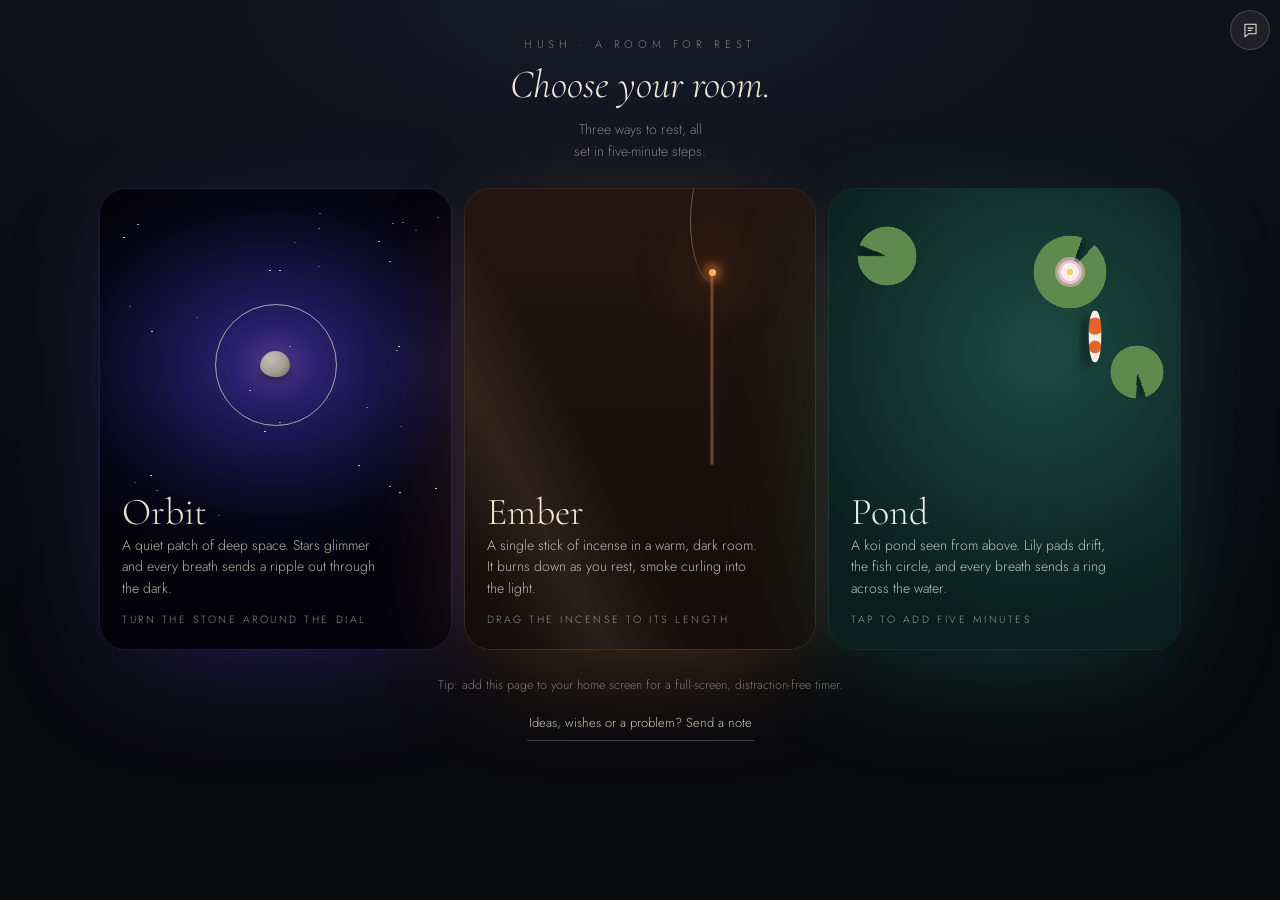
<file: index.html>
<!doctype html>
<html lang="en">
<head>
  <meta charset="utf-8">
  <meta name="viewport" content="width=device-width, initial-scale=1, viewport-fit=cover">
  <meta name="theme-color" content="#0a0c12">
  <meta name="mobile-web-app-capable" content="yes">
  <meta name="apple-mobile-web-app-capable" content="yes">
  <meta name="apple-mobile-web-app-status-bar-style" content="black-translucent">
  <meta name="apple-mobile-web-app-title" content="Hush">
  <meta name="description" content="Hush — a room for rest. Three breath-led meditation timers.">
  <title>Hush · a room for rest</title>
  <link rel="manifest" href="manifest.webmanifest">
  <link rel="icon" href="icon.svg" type="image/svg+xml">
  <link rel="preconnect" href="https://fonts.googleapis.com">
  <link rel="preconnect" href="https://fonts.gstatic.com" crossorigin>
  <link href="https://fonts.googleapis.com/css2?family=Cormorant+Garamond:ital,wght@0,300;0,400;1,300;1,400&family=Jost:wght@300;400;500&display=swap" rel="stylesheet">
  <style>
    :root {
      --serif: 'Cormorant Garamond', Georgia, serif;
      --sans: 'Jost', system-ui, -apple-system, sans-serif;
      --ink: #efe6d8;
      --ink-faint: rgba(239, 230, 216, 0.5);
    }
    * { box-sizing: border-box; }
    html, body { margin: 0; min-height: 100%; background: #0a0c12; color: var(--ink); }
    html { background: radial-gradient(120% 75% at 50% 0%, #161a28 0%, #0c0e15 55%, #08090d 100%) fixed #0a0c12; }
    body {
      font-family: var(--sans);
      font-weight: 300;
      -webkit-font-smoothing: antialiased;
      background: transparent;
      padding: calc(env(safe-area-inset-top) + 36px) 16px calc(env(safe-area-inset-bottom) + 28px);
    }
    header { text-align: center; margin: 0 auto 26px; max-width: 520px; }
    .eyebrow { margin: 0 0 10px; font-size: 11px; letter-spacing: 0.42em; text-transform: uppercase; color: var(--ink-faint); }
    .eyebrow .tag { white-space: nowrap; }
    h1 { margin: 0; font: italic 300 clamp(28px, 8vw, 40px)/1.1 var(--serif); }
    header p.sub { margin: 12px auto 0; max-width: 32ch; font-size: 14px; line-height: 1.6; color: var(--ink-faint); text-wrap: balance; }

    .designs {
      display: grid;
      gap: 14px;
      max-width: 1080px;
      margin: 0 auto;
      grid-template-columns: 1fr;
    }
    @media (min-width: 760px) { .designs { grid-template-columns: repeat(3, 1fr); } }

    .card {
      position: relative;
      display: flex;
      flex-direction: column;
      justify-content: flex-end;
      min-height: 230px;
      padding: 22px;
      border-radius: 26px;
      overflow: hidden;
      text-decoration: none;
      color: var(--c-ink);
      isolation: isolate;
      transition: transform 0.4s ease;
    }
    @media (min-width: 760px) { .card { min-height: 460px; } }
    .card:active { transform: scale(0.98); }
    .card:focus-visible { outline: 2px solid var(--ink); outline-offset: 3px; }
    .card .art { position: absolute; inset: 0; z-index: -1; }
    .card h2 { margin: 0 0 4px; font: 300 38px/1 var(--serif); }
    .card p { margin: 0; font-size: 14px; line-height: 1.55; opacity: 0.78; max-width: 34ch; }
    .card .how { margin-top: 12px; font-size: 10.5px; letter-spacing: 0.24em; text-transform: uppercase; opacity: 0.6; }

    /* Lanterns: each room glows in its own colour on a quiet midnight, the glows breathing slowly out of step */
    .card { box-shadow: 0 0 0 1px rgba(var(--glow), .14), 0 30px 120px -24px rgba(var(--glow), .3); animation: lantern 10s ease-in-out infinite alternate; }
    .orbit { --glow: 104, 80, 240; }
    .ember { --glow: 240, 150, 70; animation-delay: -3.3s; }
    .pond { --glow: 50, 180, 145; animation-delay: -6.6s; }
    @keyframes lantern {
      from { box-shadow: 0 0 0 1px rgba(var(--glow), .12), 0 26px 90px -30px rgba(var(--glow), .22); }
      to { box-shadow: 0 0 0 1px rgba(var(--glow), .22), 0 34px 150px -16px rgba(var(--glow), .5); }
    }

    /* Orbit */
    .orbit { --c-ink: #eadfcb; background: radial-gradient(75% 45% at 50% 38%, #3b2a8a 0%, #1a1650 35%, #070618 75%, #04030c 100%); }
    .orbit .art::before, .orbit .art::after {
      content: ''; position: absolute; left: 50%; top: 38%;
      width: 120px; height: 120px; margin: -60px 0 0 -60px;
      border-radius: 50%; border: 1px solid rgba(234, 223, 203, 0.4);
      animation: ripple 6s ease-out infinite;
    }
    .orbit .art::after { animation-delay: 3s; }
    .orbit .stars {
      position: absolute; left: 0; top: 0; width: 1.5px; height: 1.5px; border-radius: 50%;
      box-shadow: 169px 81px rgba(255,255,255,.9), 337px 28px rgba(255,255,255,.35), 278px 52px rgba(255,255,255,.7), 302px 33px rgba(255,255,255,.5), 23px 48px rgba(255,255,255,.9), 218px 39px rgba(255,255,255,.5), 50px 286px rgba(255,255,255,.9), 34px 293px rgba(255,255,255,.35), 118px 326px rgba(255,255,255,.35), 299px 303px rgba(255,255,255,.9), 29px 117px rgba(255,255,255,.35), 289px 72px rgba(255,255,255,.7), 218px 77px rgba(255,255,255,.35), 296px 161px rgba(255,255,255,.5), 56px 301px rgba(255,255,255,.5), 194px 53px rgba(255,255,255,.35), 292px 34px rgba(255,255,255,.5), 258px 276px rgba(255,255,255,.9), 164px 242px rgba(255,255,255,.9), 189px 157px rgba(255,255,255,.5), 96px 128px rgba(255,255,255,.35), 298px 157px rgba(255,255,255,.9), 179px 233px rgba(255,255,255,.7), 315px 41px rgba(255,255,255,.35), 266px 218px rgba(255,255,255,.5), 179px 81px rgba(255,255,255,.9), 219px 24px rgba(255,255,255,.35), 289px 297px rgba(255,255,255,.7), 178px 183px rgba(255,255,255,.9), 300px 237px rgba(255,255,255,.35), 51px 142px rgba(255,255,255,.9), 37px 35px rgba(255,255,255,.7), 335px 299px rgba(255,255,255,.9), 149px 201px rgba(255,255,255,.7);
      animation: twinkle 5s ease-in-out infinite alternate;
    }
    @keyframes twinkle { to { opacity: 0.55; } }
    .orbit .stone {
      position: absolute; left: 50%; top: 38%; width: 30px; height: 26px; margin: -13px 0 0 -15px;
      border-radius: 52% 48% 46% 54% / 58% 56% 44% 42%;
      background: radial-gradient(circle at 36% 30%, #c1bdb6, #a49e93 55%, #6b6760);
      box-shadow: 0 4px 10px rgba(0, 0, 0, 0.4), 0 0 30px rgba(242, 197, 138, 0.35);
    }
    @keyframes ripple { from { transform: scale(0.3); opacity: 0.9; } to { transform: scale(3.2); opacity: 0; } }

    /* Ember */
    .ember { --c-ink: #f1e2cc; background: linear-gradient(180deg, #24160f 0%, #140d0b 100%); }
    .ember .beam {
      position: absolute; left: -10%; top: -20%; width: 45%; height: 160%;
      background: linear-gradient(90deg, transparent, rgba(255, 214, 160, 0.09), transparent);
      transform: rotate(-28deg);
    }
    .ember .stick {
      position: absolute; left: 70%; top: 18%; width: 4px; height: 42%;
      background: linear-gradient(90deg, #3a241a, #7a4e35, #2e1c15); border-radius: 2px;
    }
    .ember .stick::before {
      content: ''; position: absolute; left: 50%; top: -3px; width: 7px; height: 7px; margin-left: -3.5px;
      border-radius: 50%; background: #ffb066;
      box-shadow: 0 0 12px 4px rgba(255, 138, 61, 0.7), 0 0 60px 20px rgba(232, 130, 60, 0.18);
      animation: flicker 2.4s ease-in-out infinite;
    }
    .ember .smoke {
      position: absolute; left: calc(70% - 20px); top: -6%; width: 44px; height: 26%;
      border-left: 1.2px solid rgba(226, 214, 200, 0.35); border-radius: 50%;
      animation: curl 7s ease-in-out infinite alternate;
    }
    @keyframes flicker { 50% { opacity: 0.75; } }
    @keyframes curl { to { transform: translateX(10px) skewX(12deg); opacity: 0.6; } }

    /* Pond */
    .pond { --c-ink: #e8efe4; background: radial-gradient(90% 70% at 60% 35%, #1d4a42 0%, #0a1f1d 85%); }
    .pond .pad {
      position: absolute; width: 74px; aspect-ratio: 1; border-radius: 50%;
      background: conic-gradient(from 20deg, transparent 0 22deg, #5f8a4e 22deg 360deg);
      -webkit-mask: radial-gradient(circle, #000 69%, transparent 70%); mask: radial-gradient(circle, #000 69%, transparent 70%);
      filter: drop-shadow(3px 5px 4px rgba(2, 12, 10, 0.5));
    }
    .pond .pad:nth-of-type(1) { left: 58%; top: 10%; }
    .pond .pad:nth-of-type(2) { left: 80%; top: 34%; width: 54px; transform: rotate(140deg); }
    .pond .pad:nth-of-type(3) { left: 8%; top: 8%; width: 60px; transform: rotate(250deg); }
    .pond .lotus {
      position: absolute; left: calc(58% + 25px); top: calc(10% + 25px); width: 24px; height: 24px; border-radius: 50%;
      background: radial-gradient(circle, #f2cf63 0 18%, #fbeef0 20% 52%, #efc1cb 54% 100%);
      box-shadow: 0 0 0 3px rgba(239, 193, 203, 0.55);
    }
    .pond .swim { position: absolute; left: 50%; top: 32%; width: 0; height: 0; animation: swim 26s linear infinite; }
    .pond .koi {
      position: absolute; left: 64px; top: -6px; width: 52px; height: 13px; border-radius: 50% 60% 60% 50% / 50%;
      background: radial-gradient(circle at 30% 50%, #e2662c 0 22%, transparent 24%), radial-gradient(circle at 70% 50%, #e2662c 0 16%, transparent 18%), #f3ede4;
      transform: rotate(90deg);
      box-shadow: 6px 8px 6px rgba(2, 12, 10, 0.35);
    }
    @keyframes swim { to { transform: rotate(360deg); } }

    footer { margin: 26px auto 0; max-width: 520px; text-align: center; font-size: 12.5px; line-height: 1.7; color: var(--ink-faint); }
    .fb-open {
      display: inline-block; margin-top: 10px; padding: 6px 2px; font: inherit; font-size: 13px; color: var(--ink);
      background: none; border: 0; border-bottom: 1px solid rgba(239, 230, 216, 0.3); cursor: pointer; opacity: 0.85;
    }
    .fb-open:hover { opacity: 1; }

    .fb-open:focus-visible { outline: 2px solid var(--ink); outline-offset: 3px; }

    @media (prefers-reduced-motion: reduce) { *, *::before, *::after { animation: none !important; } }
  </style>
</head>
<body>
  <header>
    <p class="eyebrow">Hush<span class="sep"> · </span><span class="tag">a room for rest</span></p>
    <h1>Choose your room.</h1>
    <p class="sub">Three ways to rest, all set in five-minute steps.</p>
  </header>

  <nav class="designs" aria-label="Designs">
    <a class="card orbit" href="orbit/">
      <div class="art" aria-hidden="true"><span class="stars"></span><span class="stone"></span></div>
      <h2>Orbit</h2>
      <p>A quiet patch of deep space. Stars glimmer and every breath sends a ripple out through the dark.</p>
      <span class="how">Turn the stone around the dial</span>
    </a>
    <a class="card ember" href="ember/">
      <div class="art" aria-hidden="true"><span class="beam"></span><span class="smoke"></span><span class="stick"></span></div>
      <h2>Ember</h2>
      <p>A single stick of incense in a warm, dark room. It burns down as you rest, smoke curling into the light.</p>
      <span class="how">Drag the incense to its length</span>
    </a>
    <a class="card pond" href="pond/">
      <div class="art" aria-hidden="true"><span class="pad"></span><span class="pad"></span><span class="pad"></span><span class="lotus"></span><span class="swim"><i class="koi"></i></span></div>
      <h2>Pond</h2>
      <p>A koi pond seen from above. Lily pads drift, the fish circle, and every breath sends a ring across the water.</p>
      <span class="how">Tap to add five minutes</span>
    </a>
  </nav>

  <footer>
    Tip: add this page to your home screen for a full-screen, distraction-free timer.<br>
    <button type="button" class="fb-open" id="fb-open">Ideas, wishes or a problem? Send a note</button>
  </footer>

  <script src="shared/analytics.js" defer></script>
  <script src="shared/feedback.js" defer></script>
  <script>document.getElementById('fb-open').addEventListener('click', () => window.hushFeedback?.open());</script>
</body>
</html>
</file>
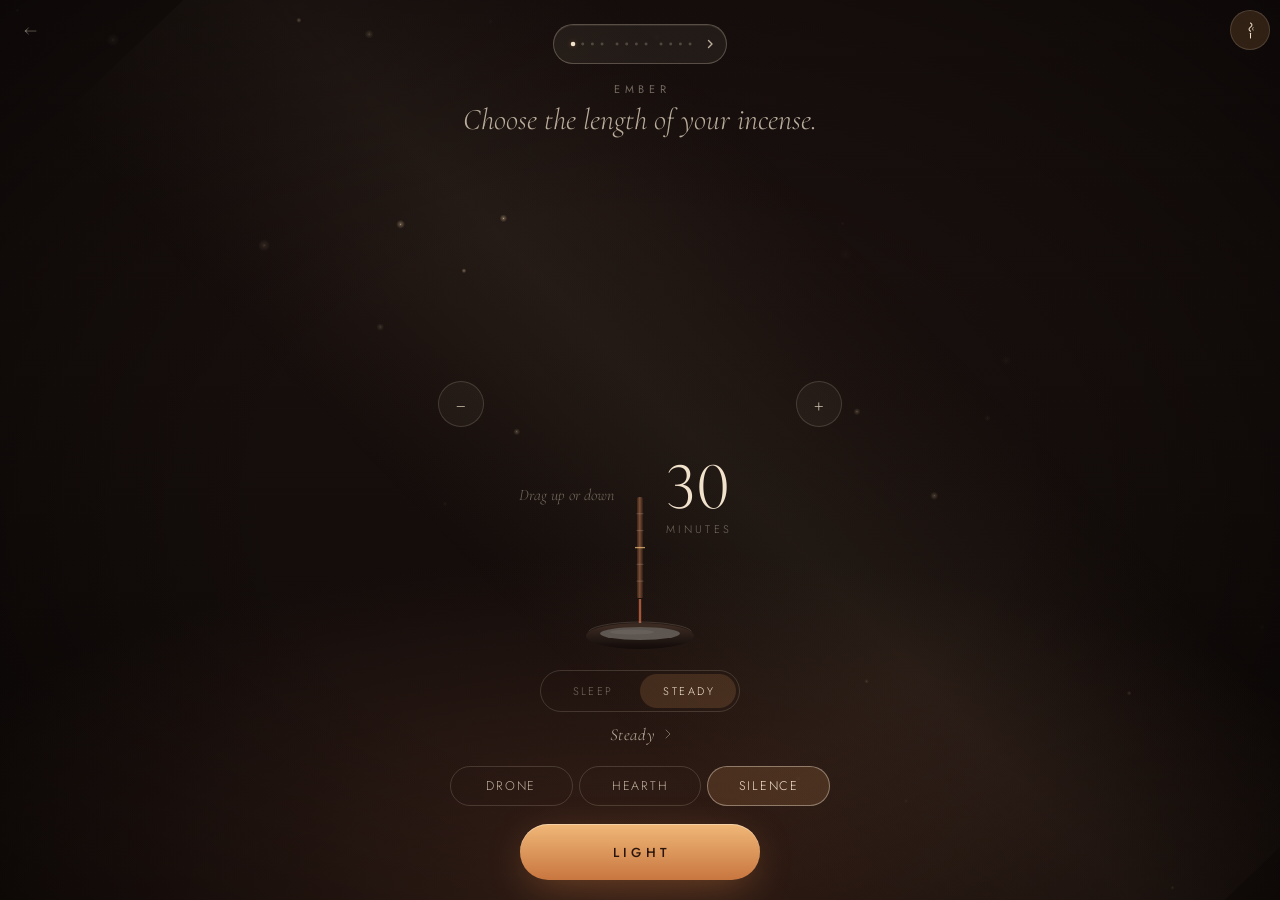
<file: ember/index.html>
<!doctype html>
<html lang="en">
<head>
  <meta charset="utf-8">
  <meta name="viewport" content="width=device-width, initial-scale=1, viewport-fit=cover">
  <meta name="theme-color" content="#140d0b">
  <meta name="mobile-web-app-capable" content="yes">
  <meta name="apple-mobile-web-app-capable" content="yes">
  <meta name="apple-mobile-web-app-status-bar-style" content="black-translucent">
  <meta name="apple-mobile-web-app-title" content="Ember">
  <meta name="description" content="An incense-stick rest timer.">
  <title>Ember · Hush</title>
  <link rel="manifest" href="../manifest.webmanifest">
  <link rel="icon" href="../icon.svg" type="image/svg+xml">
  <link rel="preconnect" href="https://fonts.googleapis.com">
  <link rel="preconnect" href="https://fonts.gstatic.com" crossorigin>
  <link href="https://fonts.googleapis.com/css2?family=Cormorant+Garamond:ital,wght@0,300;0,400;1,300;1,400&family=Jost:wght@300;400;500&display=swap" rel="stylesheet">
  <link rel="stylesheet" href="../shared/base.css">
  <link rel="stylesheet" href="ember.css">
</head>
<body>
  <canvas id="scene" aria-hidden="true"></canvas>
  <div class="vignette" aria-hidden="true"></div>

  <main id="app" data-state="setup">

    <section class="screen setup" aria-labelledby="setupTitle">
      <header class="intro">
        <p class="eyebrow">Ember</p>
        <h1 id="setupTitle">Choose the length of your incense.</h1>
      </header>

      <div class="stage" id="stage" role="slider" tabindex="0"
           aria-label="Session length" aria-valuemin="5" aria-valuemax="120"
           aria-valuenow="30" aria-valuetext="30 minutes">
        <div class="readout" id="readout">
          <span class="num" id="setNum">30</span>
          <span class="unit" id="setUnit">minutes</span>
        </div>
        <p class="stage-hint">Drag up or down</p>
        <button class="step minus" id="minus" type="button" aria-label="Five minutes less">&minus;</button>
        <button class="step plus" id="plus" type="button" aria-label="Five minutes more">+</button>
      </div>

      <div class="options">
        <div class="sounds" role="radiogroup" aria-label="Ambience">
          <button type="button" role="radio" data-sound="temple">Drone</button>
          <button type="button" role="radio" data-sound="hearth">Hearth</button>
          <button type="button" role="radio" data-sound="silence">Silence</button>
        </div>
        <button class="begin" id="begin" type="button">Light</button>
      </div>
    </section>

    <section class="screen session" aria-label="Session in progress">
      <p class="hint">Tap anywhere for controls</p>
      <div class="session-top">
        <div class="time" id="time" role="timer">30:00</div>
        <p class="breath" id="breath" aria-hidden="true">breathe in</p>
      </div>
      <div class="controls">
        <button class="ctrl" id="soundBtn" type="button" aria-pressed="true" aria-label="Ambience on">
          <svg class="i-on" viewBox="0 0 24 24" aria-hidden="true"><path d="M3 12c2-3 4-3 6 0s4 3 6 0 4-3 6 0"/><path d="M3 17c2-3 4-3 6 0s4 3 6 0 4-3 6 0" opacity=".5"/></svg>
          <svg class="i-off" viewBox="0 0 24 24" aria-hidden="true"><path d="M3 14h18" opacity=".6"/><path d="M5 5l14 14"/></svg>
          <span>Sound</span>
        </button>
        <button class="ctrl primary" id="pauseBtn" type="button" aria-label="Pause">
          <svg class="i-pause" viewBox="0 0 24 24" aria-hidden="true"><path d="M9 6v12M15 6v12"/></svg>
          <svg class="i-play" viewBox="0 0 24 24" aria-hidden="true"><path d="M8 5.5v13l11-6.5z"/></svg>
          <span id="pauseLabel">Pause</span>
        </button>
        <button class="ctrl" id="endBtn" type="button" aria-label="End session">
          <svg viewBox="0 0 24 24" aria-hidden="true"><circle cx="12" cy="12" r="7"/><path d="M12 9v6M9 12h6" transform="rotate(45 12 12)"/></svg>
          <span>End</span>
        </button>
      </div>
    </section>

    <section class="screen complete" aria-labelledby="doneTitle">
      <svg class="glyph" viewBox="0 0 60 90" aria-hidden="true">
        <path d="M30 86 C30 70 22 64 26 52 C30 40 40 38 36 26 C33 17 24 14 28 4"/>
        <path d="M33 86 C34 74 40 68 37 58" opacity=".4"/>
      </svg>
      <p class="eyebrow">The incense is spent</p>
      <h2 id="doneTitle">Welcome back.</h2>
      <p class="rested" id="rested">You rested for 30 minutes.</p>
      <p class="aftercare" id="aftercare">Take a slow sip of water before you rise.</p>
      <button class="ghost" id="again" type="button">Light another</button>
    </section>

  </main>

  <a class="back" href="../" aria-label="All designs">&larr;</a>
  <script src="../shared/analytics.js" defer></script>
  <script src="../shared/feedback.js" defer></script>
  <script src="../shared/core.js" defer></script>
  <script src="../shared/program.js" defer></script>
  <script src="ember.js" defer></script>
</body>
</html>
</file>
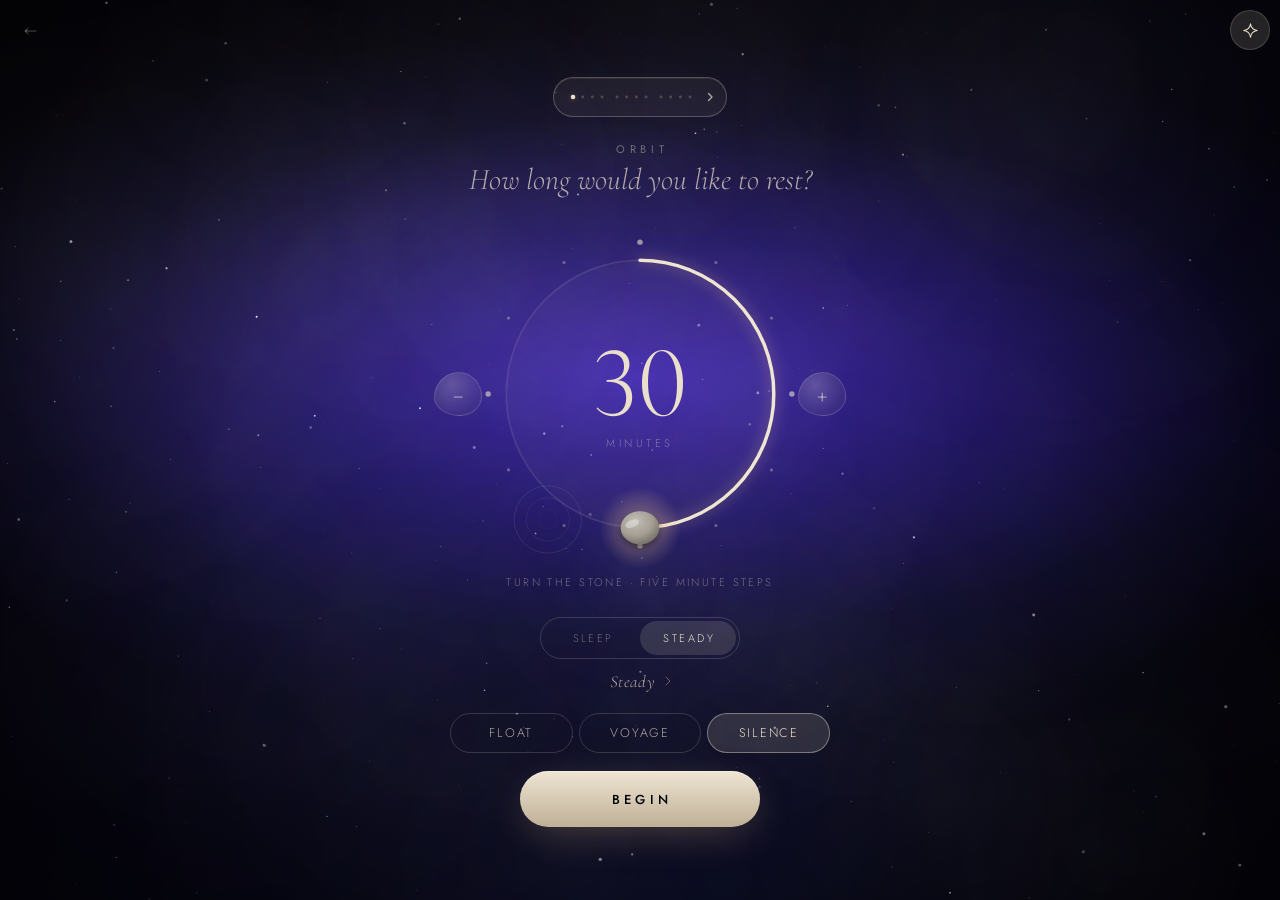
<file: orbit/index.html>
<!doctype html>
<html lang="en">
<head>
  <meta charset="utf-8">
  <meta name="viewport" content="width=device-width, initial-scale=1, viewport-fit=cover">
  <meta name="theme-color" content="#020106">
  <meta name="mobile-web-app-capable" content="yes">
  <meta name="apple-mobile-web-app-capable" content="yes">
  <meta name="apple-mobile-web-app-status-bar-style" content="black-translucent">
  <meta name="apple-mobile-web-app-title" content="Orbit">
  <meta name="description" content="A quiet patch of deep space for breath-led rest.">
  <title>Orbit · Hush</title>
  <link rel="manifest" href="../manifest.webmanifest">
  <link rel="icon" href="../icon.svg" type="image/svg+xml">
  <link rel="preconnect" href="https://fonts.googleapis.com">
  <link rel="preconnect" href="https://fonts.gstatic.com" crossorigin>
  <link href="https://fonts.googleapis.com/css2?family=Cormorant+Garamond:ital,wght@0,300;0,400;1,300;1,400&family=Jost:wght@300;400;500&display=swap" rel="stylesheet">
  <link rel="stylesheet" href="../shared/base.css">
  <link rel="stylesheet" href="orbit.css">
</head>
<body>
  <canvas id="scene" aria-hidden="true"></canvas>
  <div class="dusk" aria-hidden="true"></div>
  <div class="vignette" aria-hidden="true"></div>

  <main id="app" data-state="setup">

    <!-- ───────────── Setup ───────────── -->
    <section class="screen setup" aria-labelledby="setupTitle">
      <header class="intro">
        <p class="eyebrow">Orbit</p>
        <h1 id="setupTitle">How long would you like to rest?</h1>
      </header>

      <div class="dial-wrap">
        <div class="dial" id="dial" role="slider" tabindex="0"
             aria-label="Session length" aria-valuemin="5" aria-valuemax="180"
             aria-valuenow="30" aria-valuetext="30 minutes">
          <svg viewBox="0 0 300 300" aria-hidden="true">
            <defs>
              <radialGradient id="pebble" cx="38%" cy="30%" r="80%">
                <!-- A stone grey (#a49e93), shaded with its light/mid/dark mix -->
                <stop offset="0" stop-color="#c1bdb6"/>
                <stop offset=".55" stop-color="#a49e93"/>
                <stop offset="1" stop-color="#6b6760"/>
              </radialGradient>
              <radialGradient id="halo">
                <stop offset="0" stop-color="#f2c58a" stop-opacity=".5"/>
                <stop offset="1" stop-color="#f2c58a" stop-opacity="0"/>
              </radialGradient>
              <filter id="stoneShadow" x="-50%" y="-50%" width="200%" height="200%">
                <feDropShadow dx="0" dy="3" stdDeviation="3" flood-color="#000" flood-opacity=".45"/>
              </filter>
            </defs>
            <circle class="track" cx="150" cy="150" r="118"/>
            <g id="dialLaps"></g>
            <g id="dialTicks"></g>
            <circle class="arc" id="dialArc" cx="150" cy="150" r="118" transform="rotate(-90 150 150)"/>
            <g id="dialKnob">
              <circle r="36" fill="url(#halo)"/>
              <ellipse rx="17" ry="14.5" fill="url(#pebble)" filter="url(#stoneShadow)"/>
              <ellipse cx="-5" cy="-6" rx="6.5" ry="3.2" fill="#fff" opacity=".35" transform="rotate(-22)"/>
            </g>
          </svg>
          <div class="readout">
            <span class="num" id="setNum">30</span>
            <span class="unit" id="setUnit">minutes</span>
          </div>
          <button class="pebble-btn minus" id="minus" type="button" aria-label="Five minutes less">&minus;</button>
          <button class="pebble-btn plus" id="plus" type="button" aria-label="Five minutes more">+</button>
        </div>
        <p class="dial-hint">Turn the stone &middot; five minute steps</p>
      </div>

      <div class="options">
        <div class="sounds" role="radiogroup" aria-label="Ambience">
          <button type="button" role="radio" data-sound="float">Float</button>
          <button type="button" role="radio" data-sound="voyage">Voyage</button>
          <button type="button" role="radio" data-sound="silence">Silence</button>
        </div>
        <button class="begin" id="begin" type="button">Begin</button>
      </div>
    </section>

    <!-- ───────────── Session ───────────── -->
    <section class="screen session" aria-label="Session in progress">
      <p class="hint">Tap anywhere for controls</p>

      <div class="orb-wrap">
        <div class="orb" id="orb"></div>
        <div class="orb-grain" aria-hidden="true"></div>
        <svg class="ring" viewBox="0 0 100 100" aria-hidden="true">
          <circle class="ring-track" cx="50" cy="50" r="48"/>
          <circle class="ring-fill" id="ringFill" cx="50" cy="50" r="48" transform="rotate(-90 50 50)"/>
        </svg>
        <div class="time" id="time" role="timer">30:00</div>
      </div>

      <p class="breath" id="breath" aria-hidden="true">breathe in</p>

      <div class="controls">
        <button class="ctrl" id="soundBtn" type="button" aria-pressed="true" aria-label="Ambience on">
          <svg class="i-on" viewBox="0 0 24 24" aria-hidden="true"><path d="M3 12c2-3 4-3 6 0s4 3 6 0 4-3 6 0"/><path d="M3 17c2-3 4-3 6 0s4 3 6 0 4-3 6 0" opacity=".5"/></svg>
          <svg class="i-off" viewBox="0 0 24 24" aria-hidden="true"><path d="M3 14h18" opacity=".6"/><path d="M5 5l14 14"/></svg>
          <span>Sound</span>
        </button>
        <button class="ctrl primary" id="pauseBtn" type="button" aria-label="Pause">
          <svg class="i-pause" viewBox="0 0 24 24" aria-hidden="true"><path d="M9 6v12M15 6v12"/></svg>
          <svg class="i-play" viewBox="0 0 24 24" aria-hidden="true"><path d="M8 5.5v13l11-6.5z"/></svg>
          <span id="pauseLabel">Pause</span>
        </button>
        <button class="ctrl" id="endBtn" type="button" aria-label="End session">
          <svg viewBox="0 0 24 24" aria-hidden="true"><circle cx="12" cy="12" r="7"/><path d="M12 9v6M9 12h6" transform="rotate(45 12 12)"/></svg>
          <span>End</span>
        </button>
      </div>
    </section>

    <!-- ───────────── Complete ───────────── -->
    <section class="screen complete" aria-labelledby="doneTitle">
      <svg class="glyph" viewBox="0 0 80 80" aria-hidden="true">
        <circle cx="40" cy="40" r="6"/>
        <circle cx="40" cy="40" r="16" opacity=".6"/>
        <circle cx="40" cy="40" r="27" opacity=".35"/>
        <circle cx="40" cy="40" r="38" opacity=".15"/>
      </svg>
      <p class="eyebrow">Session complete</p>
      <h2 id="doneTitle">Welcome back.</h2>
      <p class="rested" id="rested">You rested for 30 minutes.</p>
      <p class="aftercare" id="aftercare">Take a slow sip of water before you rise.</p>
      <button class="ghost" id="again" type="button">Rest again</button>
    </section>

  </main>

  <a class="back" href="../" aria-label="All designs">&larr;</a>
  <script src="../shared/analytics.js" defer></script>
  <script src="../shared/feedback.js" defer></script>
  <script src="../shared/core.js" defer></script>
  <script src="../shared/program.js" defer></script>
  <script src="orbit.js" defer></script>
</body>
</html>
</file>
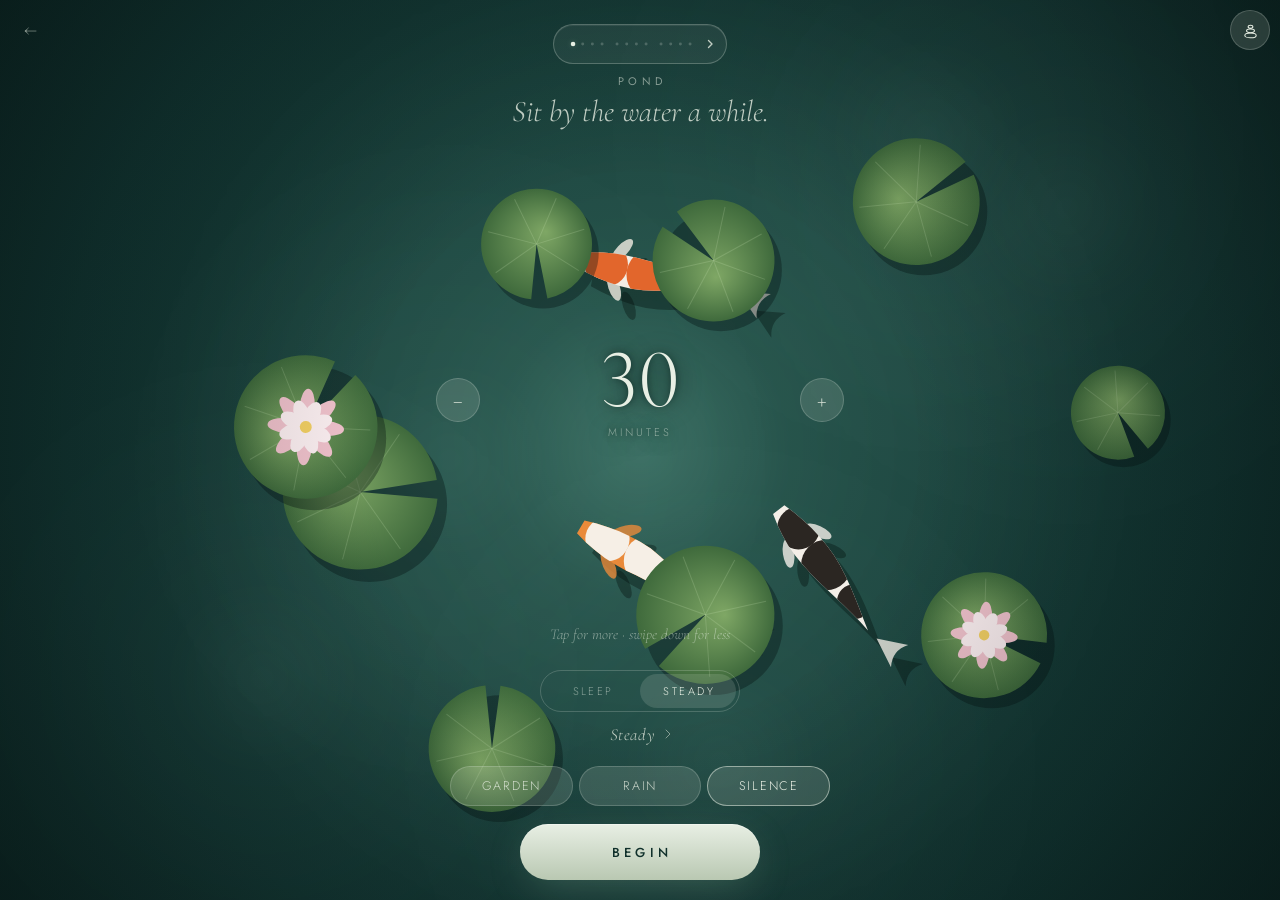
<file: pond/index.html>
<!doctype html>
<html lang="en">
<head>
  <meta charset="utf-8">
  <meta name="viewport" content="width=device-width, initial-scale=1, viewport-fit=cover">
  <meta name="theme-color" content="#0f2a27">
  <meta name="mobile-web-app-capable" content="yes">
  <meta name="apple-mobile-web-app-capable" content="yes">
  <meta name="apple-mobile-web-app-status-bar-style" content="black-translucent">
  <meta name="apple-mobile-web-app-title" content="Pond">
  <meta name="description" content="A koi pond rest timer.">
  <title>Pond · Hush</title>
  <link rel="manifest" href="../manifest.webmanifest">
  <link rel="icon" href="../icon.svg" type="image/svg+xml">
  <link rel="preconnect" href="https://fonts.googleapis.com">
  <link rel="preconnect" href="https://fonts.gstatic.com" crossorigin>
  <link href="https://fonts.googleapis.com/css2?family=Cormorant+Garamond:ital,wght@0,300;0,400;1,300;1,400&family=Jost:wght@300;400;500&display=swap" rel="stylesheet">
  <link rel="stylesheet" href="../shared/base.css">
  <link rel="stylesheet" href="pond.css">
</head>
<body>
  <canvas id="scene" aria-hidden="true"></canvas>

  <main id="app" data-state="setup">

    <section class="screen setup" aria-labelledby="setupTitle">
      <header class="intro">
        <p class="eyebrow">Pond</p>
        <h1 id="setupTitle">Sit by the water a while.</h1>
      </header>

      <div class="stage" id="stage" role="slider" tabindex="0"
           aria-label="Session length" aria-valuemin="5" aria-valuemax="90"
           aria-valuenow="30" aria-valuetext="30 minutes">
        <div class="readout">
          <span class="num" id="setNum">30</span>
          <span class="unit" id="setUnit">minutes</span>
        </div>
        <p class="stage-hint">Tap for more &middot; swipe down for less</p>
        <button class="step minus" id="minus" type="button" aria-label="Five minutes less">&minus;</button>
        <button class="step plus" id="plus" type="button" aria-label="Five minutes more">+</button>
      </div>

      <div class="options">
        <div class="sounds" role="radiogroup" aria-label="Ambience">
          <button type="button" role="radio" data-sound="garden">Garden</button>
          <button type="button" role="radio" data-sound="rain">Rain</button>
          <button type="button" role="radio" data-sound="silence">Silence</button>
        </div>
        <button class="begin" id="begin" type="button">Begin</button>
      </div>
    </section>

    <section class="screen session" aria-label="Session in progress">
      <p class="hint">Tap anywhere for controls</p>
      <div class="session-top">
        <div class="time" id="time" role="timer">30:00</div>
        <p class="breath" id="breath" aria-hidden="true">breathe in</p>
      </div>
      <div class="controls">
        <button class="ctrl" id="soundBtn" type="button" aria-pressed="true" aria-label="Ambience on">
          <svg class="i-on" viewBox="0 0 24 24" aria-hidden="true"><path d="M3 12c2-3 4-3 6 0s4 3 6 0 4-3 6 0"/><path d="M3 17c2-3 4-3 6 0s4 3 6 0 4-3 6 0" opacity=".5"/></svg>
          <svg class="i-off" viewBox="0 0 24 24" aria-hidden="true"><path d="M3 14h18" opacity=".6"/><path d="M5 5l14 14"/></svg>
          <span>Sound</span>
        </button>
        <button class="ctrl primary" id="pauseBtn" type="button" aria-label="Pause">
          <svg class="i-pause" viewBox="0 0 24 24" aria-hidden="true"><path d="M9 6v12M15 6v12"/></svg>
          <svg class="i-play" viewBox="0 0 24 24" aria-hidden="true"><path d="M8 5.5v13l11-6.5z"/></svg>
          <span id="pauseLabel">Pause</span>
        </button>
        <button class="ctrl" id="endBtn" type="button" aria-label="End session">
          <svg viewBox="0 0 24 24" aria-hidden="true"><circle cx="12" cy="12" r="7"/><path d="M12 9v6M9 12h6" transform="rotate(45 12 12)"/></svg>
          <span>End</span>
        </button>
      </div>
    </section>

    <section class="screen complete" aria-labelledby="doneTitle">
      <svg class="glyph" viewBox="0 0 60 60" aria-hidden="true">
        <circle cx="30" cy="30" r="5"/><circle cx="30" cy="30" r="13" opacity=".7"/><circle cx="30" cy="30" r="22" opacity=".4"/>
      </svg>
      <p class="eyebrow">The water is still again</p>
      <h2 id="doneTitle">Welcome back.</h2>
      <p class="rested" id="rested">You rested for 30 minutes.</p>
      <p class="aftercare" id="aftercare">Take a slow sip of water before you rise.</p>
      <button class="ghost" id="again" type="button">Again</button>
    </section>

  </main>

  <a class="back" href="../" aria-label="All designs">&larr;</a>
  <script src="../shared/analytics.js" defer></script>
  <script src="../shared/feedback.js" defer></script>
  <script src="../shared/core.js" defer></script>
  <script src="../shared/program.js" defer></script>
  <script src="pond.js" defer></script>
</body>
</html>
</file>
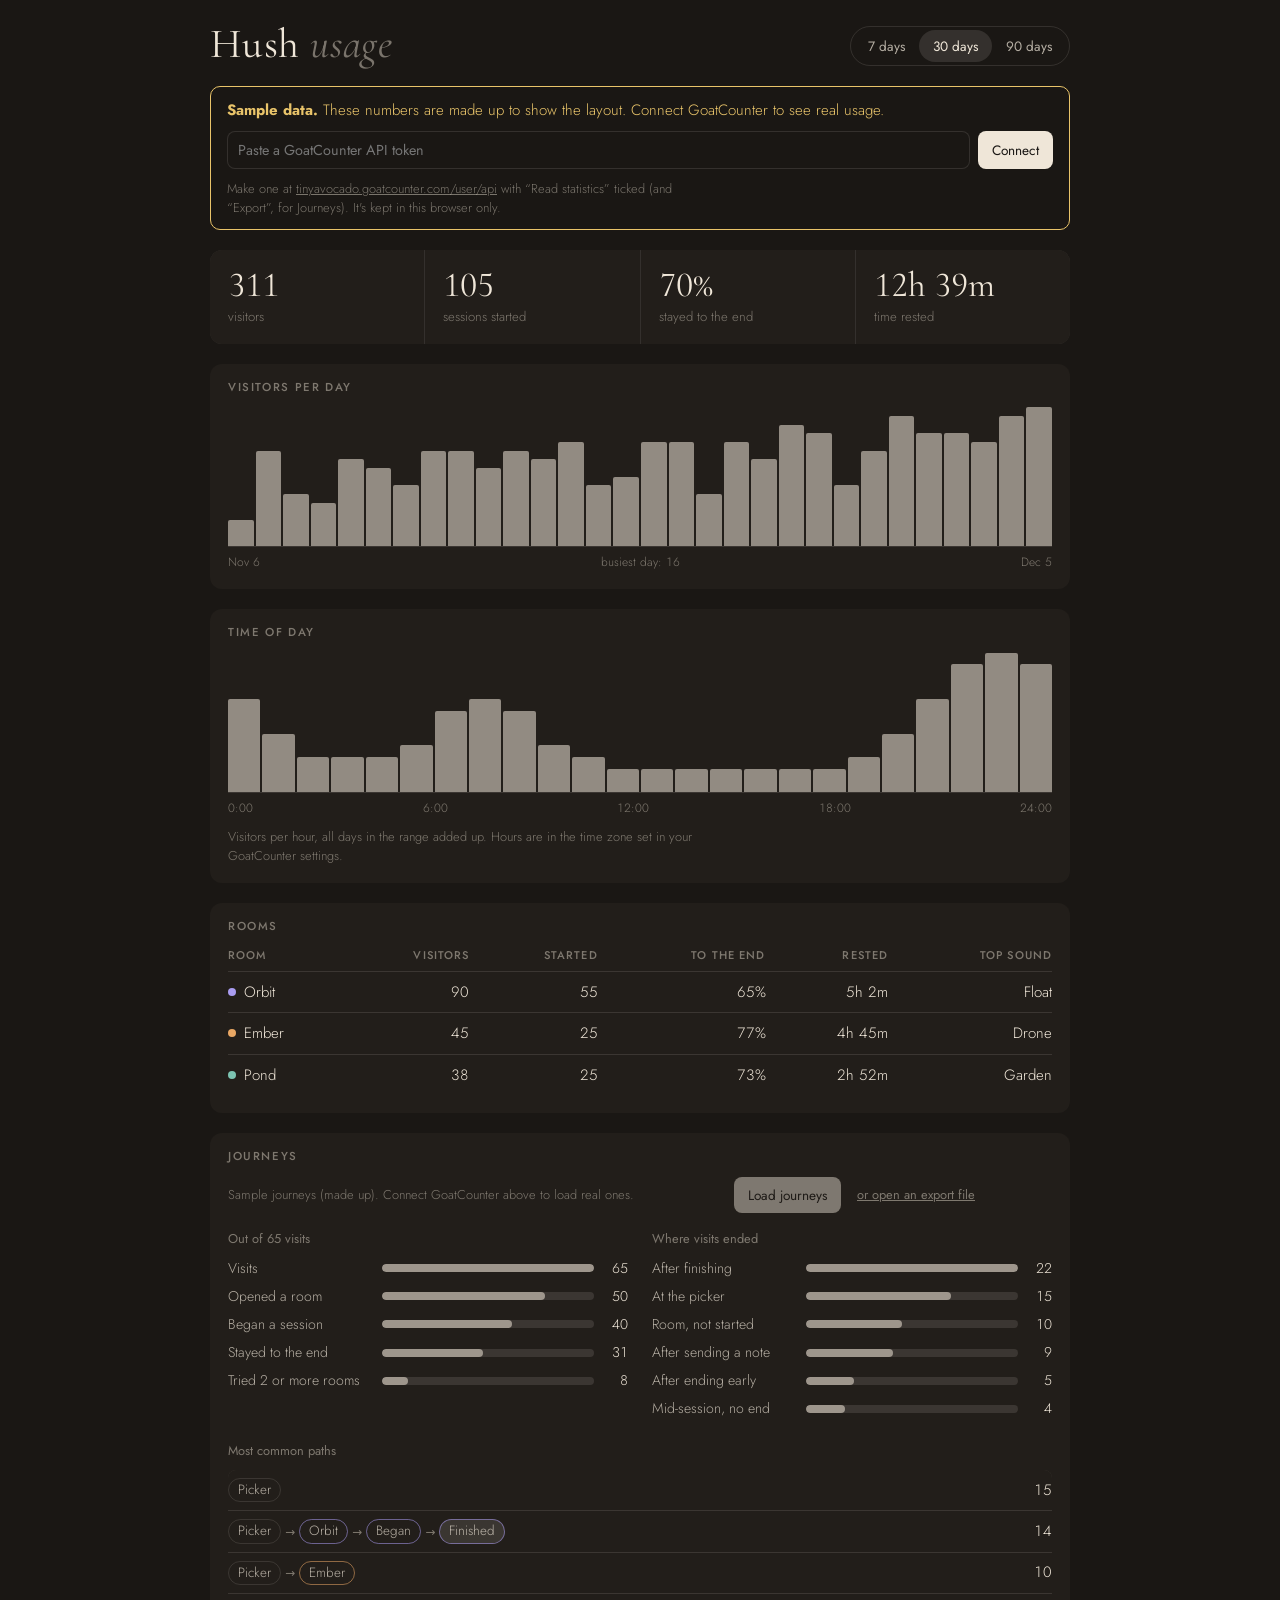
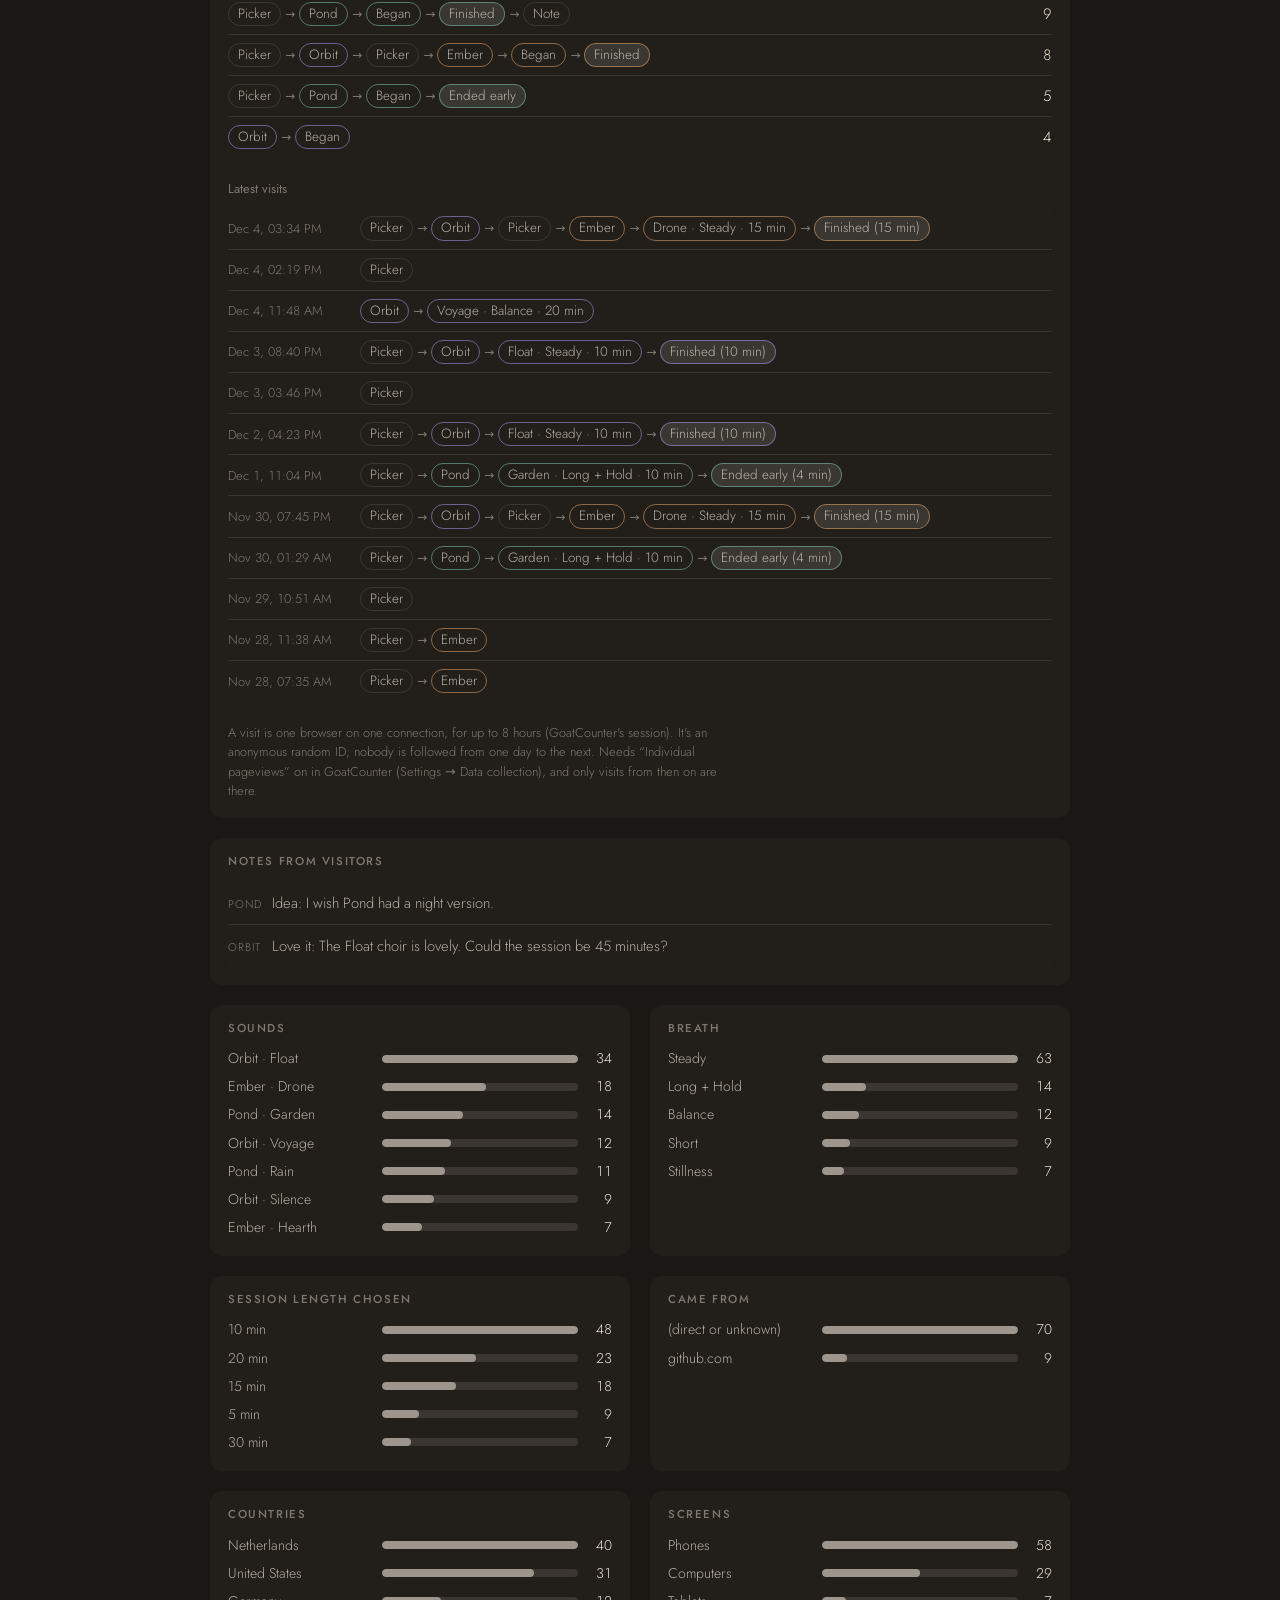
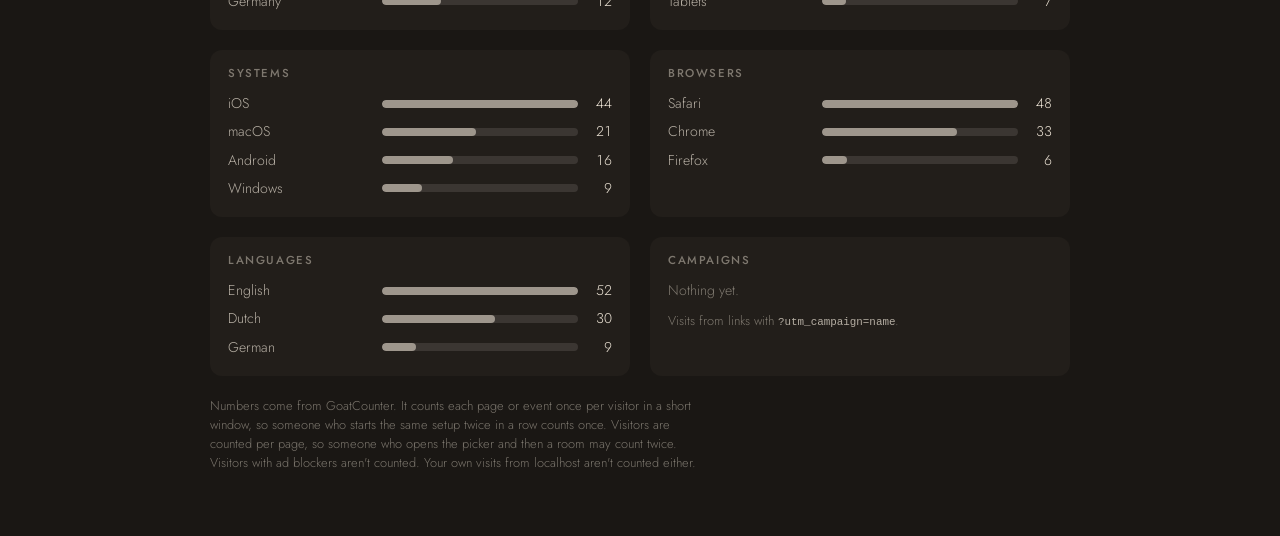
<file: stats/index.html>
<!doctype html>
<html lang="en">
<head>
  <meta charset="utf-8">
  <meta name="viewport" content="width=device-width, initial-scale=1, viewport-fit=cover">
  <meta name="robots" content="noindex">
  <title>Hush Usage</title>
  <link rel="icon" href="../icon.svg" type="image/svg+xml">
  <link rel="preconnect" href="https://fonts.googleapis.com">
  <link rel="preconnect" href="https://fonts.gstatic.com" crossorigin>
  <link href="https://fonts.googleapis.com/css2?family=Cormorant+Garamond:ital,wght@0,400;1,400&family=Jost:wght@300;400;500&display=swap" rel="stylesheet">
  <style>
    /* One column of quiet panels on the picker's warm dark; rooms keep their own hue. */
    :root {
      --bg: #1a1714;
      --panel: #221e1a;
      --ink: #efe6d8;
      --ink-soft: rgba(239, 230, 216, 0.72);
      --ink-faint: rgba(239, 230, 216, 0.45);
      --line: rgba(239, 230, 216, 0.12);
      --bar: rgba(239, 230, 216, 0.55);
      --orbit: #a99cf0;
      --ember: #e9a764;
      --pond: #7cc4b2;
      --warn: #e9c46a;
      --bad: #e58b7a;
      --serif: 'Cormorant Garamond', Georgia, serif;
      --sans: 'Jost', system-ui, -apple-system, sans-serif;
      color-scheme: dark;
    }
    * { box-sizing: border-box; }
    body {
      margin: 0; background: var(--bg); color: var(--ink);
      font: 300 15px/1.5 var(--sans); -webkit-font-smoothing: antialiased;
      padding: max(24px, env(safe-area-inset-top)) max(16px, env(safe-area-inset-right)) 64px max(16px, env(safe-area-inset-left));
    }
    main { max-width: 860px; margin: 0 auto; display: grid; gap: 20px; }
    h1 { font: 400 2.6rem/1 var(--serif); margin: 0; letter-spacing: .01em; }
    h1 em { color: var(--ink-faint); }
    h2 { font: 500 .72rem/1 var(--sans); letter-spacing: .14em; text-transform: uppercase; color: var(--ink-faint); margin: 0 0 14px; }
    .top { display: flex; flex-wrap: wrap; align-items: end; justify-content: space-between; gap: 16px; }
    .seg { display: inline-flex; border: 1px solid var(--line); border-radius: 999px; padding: 3px; }
    .seg button { font: 400 .85rem var(--sans); color: var(--ink-soft); background: none; border: 0; border-radius: 999px; padding: 6px 14px; cursor: pointer; }
    .seg button[aria-pressed="true"] { background: var(--line); color: var(--ink); }
    button:focus-visible, input:focus-visible { outline: 2px solid var(--ink-soft); outline-offset: 2px; }

    .banner { border: 1px solid var(--warn); color: var(--warn); border-radius: 10px; padding: 12px 16px; display: grid; gap: 10px; }
    .banner.error { border-color: var(--bad); color: var(--bad); }
    .banner p { margin: 0; }
    .banner form { display: flex; flex-wrap: wrap; gap: 8px; }
    .banner input { flex: 1 1 260px; min-width: 0; font: 400 .9rem var(--sans); color: var(--ink); background: var(--bg); border: 1px solid var(--line); border-radius: 8px; padding: 8px 10px; }
    .btn { font: 400 .85rem var(--sans); color: var(--bg); background: var(--ink); border: 0; border-radius: 8px; padding: 8px 14px; cursor: pointer; }
    .link { font: 400 .8rem var(--sans); color: var(--ink-faint); background: none; border: 0; padding: 0; cursor: pointer; text-decoration: underline; }
    a { color: inherit; }

    .tiles { display: grid; grid-template-columns: repeat(4, 1fr); gap: 1px; background: var(--line); border-radius: 12px; overflow: hidden; }
    .tile { background: var(--panel); padding: 16px 18px; }
    .tile b { display: block; font: 400 2.2rem/1.1 var(--serif); font-variant-numeric: lining-nums tabular-nums; }
    .tile span { font-size: .82rem; color: var(--ink-faint); }
    @media (max-width: 640px) { .tiles { grid-template-columns: repeat(2, 1fr); } }

    section.panel { background: var(--panel); border-radius: 12px; padding: 18px; min-width: 0; }
    .grid2 { display: grid; grid-template-columns: 1fr 1fr; gap: 20px; }
    @media (max-width: 640px) { .grid2 { grid-template-columns: 1fr; } }

    .days { display: flex; align-items: end; gap: 2px; height: 140px; border-bottom: 1px solid var(--line); }
    .days div { flex: 1; background: var(--bar); border-radius: 2px 2px 0 0; min-height: 1px; position: relative; }
    .days div:hover { background: var(--ink); }
    .days-axis { display: flex; justify-content: space-between; font-size: .75rem; color: var(--ink-faint); margin-top: 6px; font-variant-numeric: tabular-nums; }

    table { width: 100%; border-collapse: collapse; font-variant-numeric: tabular-nums; }
    th { font: 500 .7rem var(--sans); letter-spacing: .1em; text-transform: uppercase; color: var(--ink-faint); text-align: right; padding: 0 0 8px 12px; }
    th:first-child, td:first-child { text-align: left; padding-left: 0; }
    td { text-align: right; padding: 9px 0 9px 12px; border-top: 1px solid var(--line); }
    .scroll { overflow-x: auto; }
    .dot { display: inline-block; width: 8px; height: 8px; border-radius: 50%; margin-right: 8px; vertical-align: 1px; }

    .bars { display: grid; gap: 7px; }
    .row { display: grid; grid-template-columns: minmax(0, 9rem) 1fr 3ch; align-items: center; gap: 10px; font-size: .88rem; }
    .row .name { overflow: hidden; text-overflow: ellipsis; white-space: nowrap; color: var(--ink-soft); }
    .row .track { height: 8px; border-radius: 4px; background: var(--line); overflow: hidden; }
    .row .fill { height: 100%; border-radius: 4px; background: var(--bar); }
    .row .n { text-align: right; font-variant-numeric: tabular-nums; }
    .empty { color: var(--ink-faint); font-size: .88rem; margin: 0; }
    .note { color: var(--ink-faint); font-size: .8rem; margin: 0; max-width: 70ch; }
    .notes { list-style: none; margin: 0; padding: 0; display: grid; gap: 1px; background: var(--line); border-radius: 8px; overflow: hidden; }
    .notes li { background: var(--panel); padding: 10px 0; font-size: .92rem; color: var(--ink-soft); white-space: pre-wrap; overflow-wrap: anywhere; }
    .notes .where { display: inline-block; margin-right: 10px; font-size: .7rem; letter-spacing: .1em; text-transform: uppercase; color: var(--ink-faint); }
    code { font-size: .85em; color: var(--ink-soft); }
    .jhead { display: flex; flex-wrap: wrap; align-items: center; gap: 10px 16px; margin-bottom: 16px; }
    .jhead .note { flex: 1 1 260px; }
    .btn:disabled { opacity: .45; cursor: default; }
    .jgrid { display: grid; grid-template-columns: 1fr 1fr; gap: 24px; margin-bottom: 22px; }
    @media (max-width: 640px) { .jgrid { grid-template-columns: 1fr; } }
    h3 { font: 400 .8rem var(--sans); color: var(--ink-faint); margin: 0 0 10px; }
    .paths, .visits { list-style: none; margin: 0 0 22px; padding: 0; display: grid; gap: 1px; background: var(--line); border-radius: 8px; overflow: hidden; }
    .paths li, .visits li { background: var(--panel); padding: 8px 0; display: grid; grid-template-columns: 1fr auto; gap: 12px; align-items: center; }
    .visits li { grid-template-columns: 7.5rem 1fr; }
    .visits time { font-size: .8rem; color: var(--ink-faint); font-variant-numeric: tabular-nums; }
    .path { display: flex; flex-wrap: wrap; gap: 4px; align-items: center; font-size: .84rem; min-width: 0; }
    .chip { border: 1px solid var(--line); border-radius: 999px; padding: 1px 9px; color: var(--ink-soft); }
    .chip.orbit { border-color: color-mix(in srgb, var(--orbit) 55%, transparent); }
    .chip.ember { border-color: color-mix(in srgb, var(--ember) 55%, transparent); }
    .chip.pond { border-color: color-mix(in srgb, var(--pond) 55%, transparent); }
    .chip.end { background: var(--line); }
    .arrow { color: var(--ink-faint); font-size: .75rem; }
    .paths .n { font-variant-numeric: tabular-nums; }
    .notes-err { color: var(--bad); font-size: .88rem; margin: 0; }
  </style>
</head>
<body>
<main>
  <div class="top">
    <h1>Hush <em>usage</em></h1>
    <div class="seg" role="group" aria-label="Date range">
      <button type="button" data-days="7">7 days</button>
      <button type="button" data-days="30">30 days</button>
      <button type="button" data-days="90">90 days</button>
    </div>
  </div>

  <div id="status"></div>

  <div class="tiles">
    <div class="tile"><b id="t-visitors">–</b><span>visitors</span></div>
    <div class="tile"><b id="t-starts">–</b><span>sessions started</span></div>
    <div class="tile"><b id="t-finished">–</b><span>stayed to the end</span></div>
    <div class="tile"><b id="t-rested">–</b><span>time rested</span></div>
  </div>

  <section class="panel">
    <h2>Visitors per day</h2>
    <div class="days" id="days"></div>
    <div class="days-axis"><span id="d-first"></span><span id="d-max"></span><span id="d-last"></span></div>
  </section>

  <section class="panel">
    <h2>Time of day</h2>
    <div class="days" id="hours"></div>
    <div class="days-axis"><span>0:00</span><span>6:00</span><span>12:00</span><span>18:00</span><span>24:00</span></div>
    <p class="note" style="margin-top:10px">Visitors per hour, all days in the range added up. Hours are in the time zone set in your GoatCounter settings.</p>
  </section>

  <section class="panel">
    <h2>Rooms</h2>
    <div class="scroll"><table id="rooms"></table></div>
  </section>

  <section class="panel">
    <h2>Journeys</h2>
    <div class="jhead">
      <p class="note" id="j-status"></p>
      <button type="button" class="btn" id="j-load">Load journeys</button>
      <label class="link">or open an export file<input type="file" id="j-file" accept=".csv,.gz,text/csv,application/gzip" hidden></label>
    </div>
    <p class="notes-err" id="j-err" hidden></p>
    <div id="journeys"></div>
    <p class="note">A visit is one browser on one connection, for up to 8 hours (GoatCounter's session). It's an anonymous random ID; nobody is followed from one day to the next. Needs “Individual pageviews” on in GoatCounter (Settings → Data collection), and only visits from then on are there.</p>
  </section>

  <section class="panel">
    <h2>Notes from visitors</h2>
    <div id="notes"></div>
  </section>

  <div class="grid2">
    <section class="panel"><h2>Sounds</h2><div class="bars" id="sounds"></div></section>
    <section class="panel"><h2>Breath</h2><div class="bars" id="breaths"></div></section>
    <section class="panel"><h2>Session length chosen</h2><div class="bars" id="lengths"></div></section>
    <section class="panel"><h2>Came from</h2><div class="bars" id="refs"></div></section>
    <section class="panel"><h2>Countries</h2><div class="bars" id="countries"></div></section>
    <section class="panel"><h2>Screens</h2><div class="bars" id="sizes"></div></section>
    <section class="panel"><h2>Systems</h2><div class="bars" id="systems"></div></section>
    <section class="panel"><h2>Browsers</h2><div class="bars" id="browsers"></div></section>
    <section class="panel"><h2>Languages</h2><div class="bars" id="languages"></div></section>
    <section class="panel"><h2>Campaigns</h2><div class="bars" id="campaigns"></div><p class="note" style="margin-top:10px">Visits from links with <code>?utm_campaign=name</code>.</p></section>
  </div>

  <p class="note">Numbers come from GoatCounter. It counts each page or event once per visitor in a short window, so someone who starts the same setup twice in a row counts once. Visitors are counted per page, so someone who opens the picker and then a room may count twice. Visitors with ad blockers aren't counted. Your own visits from localhost aren't counted either.</p>
</main>

<script>
(() => {
  const SITE = 'https://tinyavocado.goatcounter.com';
  const ROOMS = { orbit: 'Orbit', ember: 'Ember', pond: 'Pond' };
  const $ = (id) => document.getElementById(id);
  const store = {
    get(k) { try { return localStorage.getItem(k); } catch { return null; } },
    set(k, v) { try { v == null ? localStorage.removeItem(k) : localStorage.setItem(k, v); } catch {} },
  };
  let days = +store.get('hush.stats.days') || 30;

  /* ───── fetching ───── */
  const ymd = (d) => `${d.getFullYear()}-${String(d.getMonth() + 1).padStart(2, '0')}-${String(d.getDate()).padStart(2, '0')}`;
  // From local midnight n-1 days ago to the end of this hour (GoatCounter wants whole hours).
  function range(n) {
    const t = new Date(), start = new Date(t.getFullYear(), t.getMonth(), t.getDate() - (n - 1));
    const end = new Date(t); end.setMinutes(0, 0, 0); end.setHours(end.getHours() + 1);
    return { start: start.toISOString(), end: end.toISOString() };
  }
  // GoatCounter rate-limits its API (429). Calls go out one at a time, a little apart,
  // and a 429 waits and tries again (shown in the banner) before giving up.
  const wait = (ms) => new Promise((r) => setTimeout(r, ms));
  let lastCall = 0, gen = 0;
  // myGen undefined: not tied to a range (journeys). opts: { method, body, raw, once }.
  async function api(token, path, params, myGen, opts = {}) {
    const q = new URLSearchParams(params || {}).toString();
    let r;
    for (let attempt = 0; ; attempt++) {
      await wait(Math.max(0, lastCall + 500 - Date.now()));
      if (myGen !== undefined && myGen !== gen) throw Object.assign(new Error('superseded'), { superseded: true });
      lastCall = Date.now();
      r = await fetch(`${SITE}/api/v0/${path}${q ? `?${q}` : ''}`, {
        method: opts.method || 'GET',
        headers: { Authorization: `Bearer ${token}`, 'Content-Type': 'application/json' },
        ...(opts.body ? { body: JSON.stringify(opts.body) } : {}),
      });
      if (r.status !== 429 || attempt === 4 || opts.once) break;
      const secs = Math.max(+r.headers.get('Retry-After') || 0, 2 ** attempt * 2);
      banner('', `<p>GoatCounter asked to slow down; trying again in ${secs}s…</p>`);
      await wait(secs * 1000);
      banner('', '<p>Loading…</p>');
    }
    if (!r.ok) {
      const body = await r.text().catch(() => '');
      const e = new Error(`${path}: ${r.status} ${body.slice(0, 200)}`); e.status = r.status; throw e;
    }
    return opts.raw ? r : r.json();
  }
  const cache = {}; // per range, for 5 minutes, so switching back doesn't ask again
  async function load(token, n, myGen) {
    const hit = cache[n];
    if (hit && Date.now() - hit.at < 5 * 60e3) return hit.data;
    const p = range(n), get = (path, params) => api(token, path, params, myGen);
    const hits = await get('stats/hits', { ...p, limit: 200 });
    // Visitors over pages only: GoatCounter's own total also counts events.
    const pageIds = (hits.hits || []).filter((h) => !h.event).map((h) => h.path_id);
    const total = pageIds.length ? await get('stats/total', { ...p, include_paths: pageIds.join(',') }) : { total: 0, stats: [] };
    const locations = await get('stats/locations', { ...p, limit: 8 });
    const sizes = await get('stats/sizes', { ...p, limit: 8 });
    const refs = await get('stats/toprefs', { ...p, limit: 8 });
    const systems = await get('stats/systems', { ...p, limit: 8 });
    const browsers = await get('stats/browsers', { ...p, limit: 8 });
    const languages = await get('stats/languages', { ...p, limit: 8 });
    const campaigns = await get('stats/campaigns', { ...p, limit: 8 });
    const named = (r, empty = 'Unknown') => (r.stats || []).map((s) => ({ name: s.name || s.id || empty, n: s.count }));
    const perHour = Array(24).fill(0);
    (total.stats || []).forEach((s) => (s.hourly || []).forEach((n, h) => (perHour[h] += n || 0)));
    const data = {
      visitors: total.total,
      perDay: (total.stats || []).map((s) => ({ day: s.day, n: s.daily })),
      hits: hits.hits || [], more: !!hits.more,
      countries: (locations.stats || []).map((s) => ({ name: s.name || 'Unknown', n: s.count })),
      sizes: (sizes.stats || []).map((s) => ({ name: s.name || s.id || 'Unknown', n: s.count })),
      refs: (refs.stats || []).map((s) => ({ name: s.name || '(direct or unknown)', n: s.count })),
      perHour, systems: named(systems), browsers: named(browsers), languages: named(languages), campaigns: named(campaigns),
    };
    cache[n] = { at: Date.now(), data };
    return data;
  }

  // Notes sent from the picker are events named "feedback/<text>". GoatCounter's path list
  // has every path ever seen, oldest first, regardless of the date range.
  let notesCache = null;
  async function loadNotes(token, myGen) {
    if (notesCache && Date.now() - notesCache.at < 5 * 60e3) return notesCache.notes;
    const notes = [];
    let after = 0, more = true;
    for (let page = 0; more && page < 10; page++) {
      const r = await api(token, 'paths', { limit: 200, ...(after ? { after } : {}) }, myGen);
      for (const x of r.paths || []) {
        const rest = x.path.replace(/^\/*feedback\//, '');
        if (!x.event || rest === x.path.replace(/^\/+/, '')) continue;
        const m = rest.match(/^(picker|orbit|ember|pond)\//); // "feedback/<where>/<text>"
        notes.push({ where: m ? m[1] : '', text: x.title || rest.slice(m ? m[0].length : 0) });
      }
      more = !!r.more && (r.paths || []).length > 0;
      after = (r.paths || []).at(-1)?.id;
    }
    notesCache = { at: Date.now(), notes: notes.reverse(), cut: more };
    return notesCache.notes;
  }
  function renderNotes(list, cut) {
    $('notes').innerHTML = list.length
      ? `<ul class="notes">${list.map((n) => `<li>${n.where ? `<span class="where">${n.where === 'picker' ? 'Picker' : ROOMS[n.where]}</span>` : ''}${esc(n.text)}</li>`).join('')}</ul>` + (cut ? '<p class="note" style="margin-top:10px">Only the first 2,000 paths were checked; older notes may be missing.</p>' : '')
      : '<p class="empty">No notes yet.</p>';
  }

  /* ───── journeys: GoatCounter's export has an anonymous session ID per visit ───── */
  const J_KEY = 'hush.stats.journeys';
  let jdata = null, jbusy = false, jerr = '';
  try { jdata = JSON.parse(localStorage.getItem(J_KEY)); } catch {} // { rows: [[session, path, event 0/1, ms]], last, at }

  function parseCSV(text) {
    const out = []; let row = [], f = '', q = false;
    for (let i = 0; i < text.length; i++) {
      const c = text[i];
      if (q) { if (c !== '"') f += c; else if (text[i + 1] === '"') { f += '"'; i++; } else q = false; }
      else if (c === '"') q = true;
      else if (c === ',') { row.push(f); f = ''; }
      else if (c === '\n' || c === '\r') {
        if (c === '\r' && text[i + 1] === '\n') i++;
        row.push(f); f = ''; if (row.length > 1 || row[0]) out.push(row); row = [];
      } else f += c;
    }
    if (f || row.length) { row.push(f); out.push(row); }
    return out;
  }
  function exportRows(text) {
    const [head, ...rest] = parseCSV(text);
    if (!head) return [];
    const v = parseInt(head[0], 10);
    if (v !== 2) throw new Error(`GoatCounter's export is format version ${v || '?'}; this page reads version 2.`);
    const col = (name) => head.findIndex((h, i) => (i === 0 ? h.replace(/^\d+,?/, '') : h) === name);
    const P = col('Path'), E = col('Event'), S = col('Session'), B = col('Bot'), D = col('Date');
    if ([P, E, S, D].includes(-1)) throw new Error('The export has no Path, Event, Session or Date column.');
    return rest.filter((r) => r.length > D && (B < 0 || r[B] === '0' || r[B] === ''))
      .map((r) => [r[S], r[P], r[E] === 'true' ? 1 : 0, Date.parse(r[D])]);
  }
  async function exportText(buf) {
    const b = new Uint8Array(buf);
    if (b[0] === 0x1f && b[1] === 0x8b) return new Response(new Blob([buf]).stream().pipeThrough(new DecompressionStream('gzip'))).text();
    return new TextDecoder().decode(buf);
  }
  // GoatCounter builds the export in the background (one per hour); later ones only fetch newer rows.
  async function fetchExport(token, since) {
    jstatus('Asking GoatCounter for an export…');
    const ex = await api(token, 'export', null, undefined, { method: 'POST', once: true, body: { format: 'csv', ...(since ? { start_from_hit_id: since } : {}) } });
    let done;
    for (let i = 1; i <= 60 && !done; i++) {
      await wait(3000);
      const x = await api(token, `export/${ex.id}`, null, undefined);
      if (x.error) throw new Error(`GoatCounter's export failed: ${x.error}`);
      if (x.finished_at) done = x; else jstatus(`GoatCounter is preparing the export… ${i * 3}s`);
    }
    if (!done) throw new Error('the export took more than 3 minutes. Try again later.');
    jstatus('Downloading…');
    const r = await api(token, `export/${ex.id}/download`, null, undefined, { raw: true });
    return { rows: exportRows(await exportText(await r.arrayBuffer())), last: done.last_hit_id || since || 0 };
  }
  function saveJ() {
    try { localStorage.setItem(J_KEY, JSON.stringify(jdata)); }
    catch { jerr = 'Too much to keep in this browser, so it will export everything again next time.'; }
  }
  async function loadJourneys() {
    const token = store.get('hush.stats.token');
    if (!token || jbusy) return;
    jbusy = true; jerr = ''; renderJourneys();
    try {
      const since = jdata?.last || 0, got = await fetchExport(token, since);
      jdata = { rows: since ? jdata.rows.concat(got.rows) : got.rows, last: got.last, at: Date.now() };
      saveJ();
    } catch (e) {
      jerr = e.status === 401 || e.status === 403 ? 'This token isn\'t allowed to export. Make a new one with “Read statistics” and “Export” ticked, then Disconnect above and paste it.'
        : e instanceof TypeError ? 'Couldn\'t reach GoatCounter\'s export (a blocker, or offline). You can download it in GoatCounter under Settings → Export and open the file here.'
        : e.status === 429 || /hour/i.test(e.message) ? 'GoatCounter allows one export an hour. Try again later.'
        : `Couldn't load journeys: ${e.message}`;
    } finally { jbusy = false; renderJourneys(); }
  }
  async function openExportFile(file) {
    jerr = '';
    try { jdata = { rows: exportRows(await exportText(await file.arrayBuffer())), last: 0, at: Date.now(), file: file.name }; saveJ(); }
    catch (e) { jerr = `Couldn't read ${file.name}: ${e.message}`; }
    renderJourneys();
  }

  function step(path, ev) {
    const p = path.replace(/^\/+/, '').replace(/^hush\//, '').split('?')[0], s = p.split('/');
    if (!ev) {
      if (p === '' || p === 'index.html') return { k: 'picker' };
      const m = p.match(/^(orbit|ember|pond)(\/|\/index\.html)?$/);
      return m ? { k: 'room', room: m[1] } : null;
    }
    if (s[0] === 'begin' && ROOMS[s[1]]) return { k: 'begin', room: s[1], sound: s[2] || '', breath: s[3] || '', len: s[4] || '' };
    if ((s[0] === 'finished' || s[0] === 'ended-early') && ROOMS[s[1]]) return { k: s[0] === 'finished' ? 'finished' : 'early', room: s[1], len: s[2] || '' };
    if (s[0] === 'feedback') return { k: 'note' };
    return null;
  }
  function visits(rows, n) {
    const from = Date.parse(range(n).start), by = new Map();
    for (const r of rows) if (r[3] >= from) { if (!by.has(r[0])) by.set(r[0], []); by.get(r[0]).push(r); }
    const out = [];
    for (const rs of by.values()) {
      rs.sort((a, b) => a[3] - b[3]);
      const steps = [];
      for (const r of rs) {
        const x = step(r[1], r[2]), prev = steps.at(-1);
        if (!x) continue;
        if (prev && (x.k === 'picker' || x.k === 'room') && prev.k === x.k && prev.room === x.room) continue; // a reload
        steps.push(x);
      }
      if (steps.length) out.push({ steps, start: rs[0][3] });
    }
    return out.sort((a, b) => b.start - a.start);
  }
  const SHORT = { picker: 'Picker', begin: 'Began', finished: 'Finished', early: 'Ended early', note: 'Note' };
  const ENDED = { picker: 'At the picker', room: 'Room, not started', begin: 'Mid-session, no end', finished: 'After finishing', early: 'After ending early', note: 'After sending a note' };
  const chip = (x, detail) => {
    const len = parseInt(x.len, 10);
    const text = !detail ? (x.k === 'room' ? ROOMS[x.room] : SHORT[x.k])
      : x.k === 'room' ? ROOMS[x.room] : x.k === 'begin' ? [cap(x.sound), breathName(x.breath), len ? `${len} min` : ''].filter(Boolean).join(' · ')
      : x.k === 'finished' ? `Finished${len ? ` (${len} min)` : ''}` : x.k === 'early' ? `Ended early${len ? ` (${len} min)` : ''}` : SHORT[x.k];
    const cls = ['chip', x.room || '', x.k === 'finished' || x.k === 'early' ? 'end' : ''].join(' ');
    return `<span class="${cls}">${esc(text)}</span>`;
  };
  const pathHTML = (steps, detail) => `<span class="path">${steps.map((x) => chip(x, detail)).join('<span class="arrow">→</span>')}</span>`;

  function jstatus(t) { $('j-status').textContent = t; }
  function renderJourneys() {
    const token = store.get('hush.stats.token'), real = !!(token || jdata?.file);
    const rows = real ? jdata?.rows : sampleRows(days);
    $('j-load').textContent = jdata?.rows && !jdata.file ? 'Get newer visits' : 'Load journeys';
    $('j-load').disabled = !token || jbusy;
    $('j-err').hidden = !jerr; $('j-err').textContent = jerr;
    if (jbusy) return;
    jstatus(!real ? 'Sample journeys (made up). Connect GoatCounter above to load real ones.'
      : !rows ? 'Not loaded yet. Loading asks GoatCounter for an export (allowed once an hour); it can take a minute.'
      : `${jdata.file ? `From ${jdata.file}` : 'Export'}, loaded ${new Date(jdata.at).toLocaleString(undefined, { dateStyle: 'medium', timeStyle: 'short' })}.`);
    if (!rows) { $('journeys').innerHTML = ''; return; }
    const vs = visits(rows, days);
    if (!vs.length) {
      $('journeys').innerHTML = `<p class="empty" style="margin-bottom:16px">No visits in this range${rows.length ? '' : ' (the export is empty)'}.</p>`;
      return;
    }
    const has = (v, k) => v.steps.some((x) => x.k === k);
    const funnel = [
      ['Visits', vs.length],
      ['Opened a room', vs.filter((v) => has(v, 'room') || has(v, 'begin')).length],
      ['Began a session', vs.filter((v) => has(v, 'begin')).length],
      ['Stayed to the end', vs.filter((v) => has(v, 'finished')).length],
      ['Began 2 or more', vs.filter((v) => v.steps.filter((x) => x.k === 'begin').length > 1).length],
      ['Tried 2 or more rooms', vs.filter((v) => new Set(v.steps.map((x) => x.room).filter(Boolean)).size > 1).length],
    ].map(([name, n]) => ({ name, n }));
    const ended = {}, common = {};
    for (const v of vs) {
      const e = ENDED[v.steps.at(-1).k]; ended[e] = (ended[e] || 0) + 1;
      const key = v.steps.map((x) => `${x.k}:${x.room || ''}`).join('|');
      (common[key] ||= { steps: v.steps, n: 0 }).n++;
    }
    const top = Object.values(common).sort((a, b) => b.n - a.n).slice(0, 8);
    const when = (t) => new Date(t).toLocaleString(undefined, { month: 'short', day: 'numeric', hour: '2-digit', minute: '2-digit' });
    $('journeys').innerHTML = `<div class="jgrid">
        <div><h3>Out of ${vs.length} visits</h3><div class="bars" id="j-funnel"></div></div>
        <div><h3>Where visits ended</h3><div class="bars" id="j-ended"></div></div>
      </div>
      <h3>Most common paths</h3>
      <ul class="paths">${top.map((c) => `<li>${pathHTML(c.steps, false)}<span class="n">${c.n}</span></li>`).join('')}</ul>
      <h3>Latest visits</h3>
      <ul class="visits">${vs.slice(0, 12).map((v) => `<li><time>${when(v.start)}</time>${pathHTML(v.steps, true)}</li>`).join('')}</ul>`;
    bars($('j-funnel'), funnel, (n) => n, true);
    bars($('j-ended'), toList(ended), (n) => n);
  }

  /* ───── sample data: only shown, and labelled, until a token is connected ───── */
  function sample(n) {
    let seed = 7; const rnd = () => ((seed = (seed * 16807) % 2147483647) / 2147483647);
    const perDay = Array.from({ length: n }, (_, i) => ({ day: ymd(new Date(Date.now() - (n - 1 - i) * 864e5)), n: Math.round(3 + rnd() * 9 + i * 0.15) }));
    const hits = [], ev = (path, c) => hits.push({ path, event: true, count: c });
    const pg = (path, c) => hits.push({ path, event: false, count: c });
    const s = n / 30;
    pg('/hush/', Math.round(160 * s)); pg('/hush/orbit/', Math.round(90 * s)); pg('/hush/ember/', Math.round(45 * s)); pg('/hush/pond/', Math.round(38 * s));
    [['orbit', 'float', 'steady', 10, 34], ['orbit', 'voyage', 'balance', 20, 12], ['orbit', 'silence', 'short', 5, 9], ['ember', 'drone', 'steady', 15, 18],
     ['ember', 'hearth', 'stillness', 30, 7], ['pond', 'garden', 'long+hold', 10, 14], ['pond', 'rain', 'steady', 20, 11]]
      .forEach(([r, so, b, m, c]) => ev(`begin/${r}/${so}/${b}/${m}m`, Math.round(c * s)));
    [['finished', 'orbit', 10, 26], ['ended-early', 'orbit', 3, 14], ['finished', 'ember', 15, 17], ['ended-early', 'ember', 6, 5],
     ['finished', 'pond', 10, 16], ['ended-early', 'pond', 2, 6]].forEach(([k, r, m, c]) => ev(`${k}/${r}/${m}m`, Math.round(c * s)));
    return {
      visitors: perDay.reduce((a, d) => a + d.n, 0), perDay, hits, more: false,
      countries: [{ name: 'Netherlands', n: 40 }, { name: 'United States', n: 31 }, { name: 'Germany', n: 12 }],
      sizes: [{ name: 'Phones', n: 58 }, { name: 'Computers', n: 29 }, { name: 'Tablets', n: 7 }],
      refs: [{ name: '(direct or unknown)', n: 70 }, { name: 'github.com', n: 9 }],
      perHour: Array.from({ length: 24 }, (_, h) => Math.round(2 + 10 * Math.exp(-(Math.min(Math.abs(h - 22), 24 - Math.abs(h - 22)) ** 2) / 8) + 6 * Math.exp(-((h - 7) ** 2) / 4))),
      systems: [{ name: 'iOS', n: 44 }, { name: 'Android', n: 16 }, { name: 'macOS', n: 21 }, { name: 'Windows', n: 9 }],
      browsers: [{ name: 'Safari', n: 48 }, { name: 'Chrome', n: 33 }, { name: 'Firefox', n: 6 }],
      languages: [{ name: 'English', n: 52 }, { name: 'Dutch', n: 30 }, { name: 'German', n: 9 }],
      campaigns: [],
    };
  }

  function sampleRows(n) {
    let seed = 11; const rnd = () => ((seed = (seed * 16807) % 2147483647) / 2147483647);
    const P = [
      [9, ['/hush/']],
      [14, ['/hush/', '/hush/orbit/', 'begin/orbit/float/steady/10m', 'finished/orbit/10m']],
      [6, ['/hush/', '/hush/ember/']],
      [7, ['/hush/orbit/', 'begin/orbit/voyage/balance/20m']],
      [5, ['/hush/', '/hush/pond/', 'begin/pond/garden/long+hold/10m', 'ended-early/pond/4m']],
      [4, ['/hush/', '/hush/orbit/', '/hush/', '/hush/ember/', 'begin/ember/drone/steady/15m', 'finished/ember/15m']],
      [3, ['/hush/', '/hush/pond/', 'begin/pond/rain/sleep/30m', 'finished/pond/30m', 'feedback/pond/night version?']],
    ];
    const rows = [], now = Date.now(), total = P.reduce((a, p) => a + p[0], 0);
    for (let i = 0; i < Math.round(n * 2.2); i++) {
      let w = rnd() * total, pat = P[0][1];
      for (const [k, p] of P) if ((w -= k) < 0) { pat = p; break; }
      const t0 = now - rnd() * (n - 0.2) * 864e5;
      pat.forEach((path, j) => rows.push([`s${i}`, path, path.startsWith('/') ? 0 : 1, t0 + j * 9e4]));
    }
    return rows;
  }

  /* ───── turning event paths into numbers ───── */
  function summarise(d) {
    const room = {}; Object.keys(ROOMS).forEach((k) => (room[k] = { visitors: 0, starts: 0, finished: 0, early: 0, minutes: 0, sounds: {} }));
    const sounds = {}, breaths = {}, lengths = {};
    const add = (o, k, n) => (o[k] = (o[k] || 0) + n);
    for (const h of d.hits) {
      const path = h.path.replace(/^\/+/, ''), n = h.count || 0;
      if (!h.event) {
        const m = path.match(/^(?:hush\/)?(orbit|ember|pond)\/?$/);
        if (m) room[m[1]].visitors += n;
        continue;
      }
      const p = path.split('/');
      if (p[0] === 'begin' && room[p[1]]) {
        const [, r, so, br, len] = p, R = room[r];
        R.starts += n; add(R.sounds, so, n);
        add(sounds, `${ROOMS[r]} · ${so}`, n); add(breaths, br, n); add(lengths, len, n);
      } else if ((p[0] === 'finished' || p[0] === 'ended-early') && room[p[1]]) {
        const R = room[p[1]], mins = parseInt(p[2], 10) || 0;
        p[0] === 'finished' ? (R.finished += n) : (R.early += n);
        R.minutes += mins * n;
      }
    }
    return { room, sounds, breaths, lengths };
  }

  /* ───── drawing ───── */
  const fmtMin = (m) => (m < 60 ? `${m}m` : `${Math.floor(m / 60)}h${m % 60 ? ` ${m % 60}m` : ''}`);
  const pct = (a, b) => (b ? `${Math.round((100 * a) / b)}%` : '–');
  const esc = (s) => String(s).replace(/[&<>"]/g, (c) => ({ '&': '&amp;', '<': '&lt;', '>': '&gt;', '"': '&quot;' }[c]));
  const cap = (s) => s.charAt(0).toUpperCase() + s.slice(1);

  function bars(el, list, fmt = cap, keepOrder = false) {
    list = list.filter((x) => x.n > 0);
    if (!keepOrder) list = list.sort((a, b) => b.n - a.n).slice(0, 8);
    if (!list.length) { el.innerHTML = '<p class="empty">Nothing yet.</p>'; return; }
    const max = Math.max(...list.map((x) => x.n));
    el.innerHTML = list.map((x) => `<div class="row"><span class="name" title="${esc(fmt(x.name))}">${esc(fmt(x.name))}</span>
      <span class="track"><span class="fill" style="display:block;width:${(100 * x.n) / max}%"></span></span><span class="n">${x.n}</span></div>`).join('');
  }
  const toList = (o) => Object.entries(o).map(([name, n]) => ({ name, n }));
  const breathName = (s) => s.split('+').map(cap).join(' + ');

  function render(d) {
    const s = summarise(d), R = Object.values(s.room);
    const starts = R.reduce((a, r) => a + r.starts, 0), fin = R.reduce((a, r) => a + r.finished, 0), early = R.reduce((a, r) => a + r.early, 0);
    $('t-visitors').textContent = d.visitors;
    $('t-starts').textContent = starts;
    $('t-finished').textContent = pct(fin, fin + early);
    $('t-rested').textContent = fmtMin(R.reduce((a, r) => a + r.minutes, 0));

    const max = Math.max(1, ...d.perDay.map((x) => x.n));
    $('days').innerHTML = d.perDay.map((x) => `<div style="height:${(100 * x.n) / max}%" title="${x.day}: ${x.n}"></div>`).join('');
    const short = (day) => day ? new Date(day + 'T12:00').toLocaleDateString(undefined, { month: 'short', day: 'numeric' }) : '';
    $('d-first').textContent = short(d.perDay[0]?.day);
    $('d-max').textContent = `busiest day: ${max}`;
    $('d-last').textContent = short(d.perDay.at(-1)?.day);

    const hmax = Math.max(1, ...d.perHour);
    $('hours').innerHTML = d.perHour.map((n, h) => `<div style="height:${(100 * n) / hmax}%" title="${h}:00–${h + 1}:00: ${n}"></div>`).join('');

    $('rooms').innerHTML = `<tr><th>Room</th><th>Visitors</th><th>Started</th><th>To the end</th><th>Rested</th><th>Top sound</th></tr>` +
      Object.entries(s.room).map(([k, r]) => {
        const top = Object.entries(r.sounds).sort((a, b) => b[1] - a[1])[0];
        return `<tr><td><span class="dot" style="background:var(--${k})"></span>${ROOMS[k]}</td><td>${r.visitors}</td><td>${r.starts}</td>
          <td>${pct(r.finished, r.finished + r.early)}</td><td>${fmtMin(r.minutes)}</td><td>${top ? esc(cap(top[0])) : '–'}</td></tr>`;
      }).join('');

    bars($('sounds'), toList(s.sounds), (n) => n.replace(/ · (\w)/, (m, c) => ` · ${c.toUpperCase()}`));
    bars($('breaths'), toList(s.breaths), breathName);
    bars($('lengths'), toList(s.lengths).sort((a, b) => parseInt(a.name) - parseInt(b.name)), (n) => `${parseInt(n)} min`);
    bars($('refs'), d.refs, (n) => n);
    bars($('countries'), d.countries, (n) => n);
    bars($('sizes'), d.sizes, (n) => n);
    ['systems', 'browsers', 'languages', 'campaigns'].forEach((k) => bars($(k), d[k], (n) => n));
  }

  /* ───── status banner: sample, error, or connected ───── */
  function banner(kind, html) { $('status').innerHTML = html ? `<div class="banner ${kind}">${html}</div>` : ''; }
  const connectForm = `<form id="connect"><input id="token" type="password" autocomplete="off" placeholder="Paste a GoatCounter API token" aria-label="GoatCounter API token"><button class="btn">Connect</button></form>
    <p class="note">Make one at <a href="${SITE}/user/api" target="_blank" rel="noopener">${SITE.replace('https://', '')}/user/api</a> with “Read statistics” ticked (and “Export”, for Journeys). It's kept in this browser only.</p>`;

  async function refresh() {
    document.querySelectorAll('[data-days]').forEach((b) => b.setAttribute('aria-pressed', +b.dataset.days === days));
    renderJourneys();
    const token = store.get('hush.stats.token');
    if (!token) {
      banner('', `<p><b>Sample data.</b> These numbers are made up to show the layout. Connect GoatCounter to see real usage.</p>${connectForm}`);
      render(sample(days));
      renderNotes([{ where: 'pond', text: 'Idea: I wish Pond had a night version.' }, { where: 'orbit', text: 'Love it: The Float choir is lovely. Could the session be 45 minutes?' }]);
      return;
    }
    const myGen = ++gen; // a newer refresh (range switch) replaces this one
    banner('', '<p>Loading…</p>');
    try {
      const d = await load(token, days, myGen);
      if (myGen !== gen) return;
      render(d);
      banner('', d.more ? '<p>Showing the top 200 pages and events; some rare setups are left out.</p>' : '');
      $('status').insertAdjacentHTML('beforeend', '<button type="button" class="link" id="forget">Disconnect</button>');
      try {
        const notes = await loadNotes(token, myGen);
        if (myGen === gen) renderNotes(notes, notesCache.cut);
      } catch (e) {
        if (e.superseded || myGen !== gen) return;
        $('notes').innerHTML = `<p class="notes-err">Couldn't load notes: ${e.status === 401 || e.status === 403 ? 'the token isn\'t allowed to list paths.' : esc(e.message)}</p>`;
      }
    } catch (e) {
      if (e.superseded || myGen !== gen) return;
      const blocked = e instanceof TypeError; // no reply at all
      const why = blocked ? 'Couldn\'t reach goatcounter.com. An ad or tracker blocker, a VPN, or being offline can cause this.'
        : e.status === 401 || e.status === 403 ? 'GoatCounter refused the token. Make a new one with “Read statistics” and paste it here.'
        : e.status === 429 ? 'GoatCounter is still rate-limiting after several tries. Wait a minute, then reload.' : `Couldn't load stats: ${esc(e.message)}`;
      banner('error', `<p>${why}</p>${connectForm}`);
      ['t-visitors', 't-starts', 't-finished', 't-rested'].forEach((id) => ($(id).textContent = '–'));
    }
  }

  $('j-load').addEventListener('click', loadJourneys);
  $('j-file').addEventListener('change', (e) => { const f = e.target.files[0]; if (f) openExportFile(f); e.target.value = ''; });
  document.addEventListener('submit', (e) => {
    if (e.target.id !== 'connect') return;
    e.preventDefault();
    const v = $('token').value.trim();
    if (v) { store.set('hush.stats.token', v); refresh(); }
  });
  document.addEventListener('click', (e) => {
    if (e.target.id === 'forget') { store.set('hush.stats.token', null); Object.keys(cache).forEach((k) => delete cache[k]); notesCache = null; refresh(); }
    const b = e.target.closest('[data-days]');
    if (b) { days = +b.dataset.days; store.set('hush.stats.days', days); refresh(); }
  });
  refresh();
})();
</script>
</body>
</html>
</file>
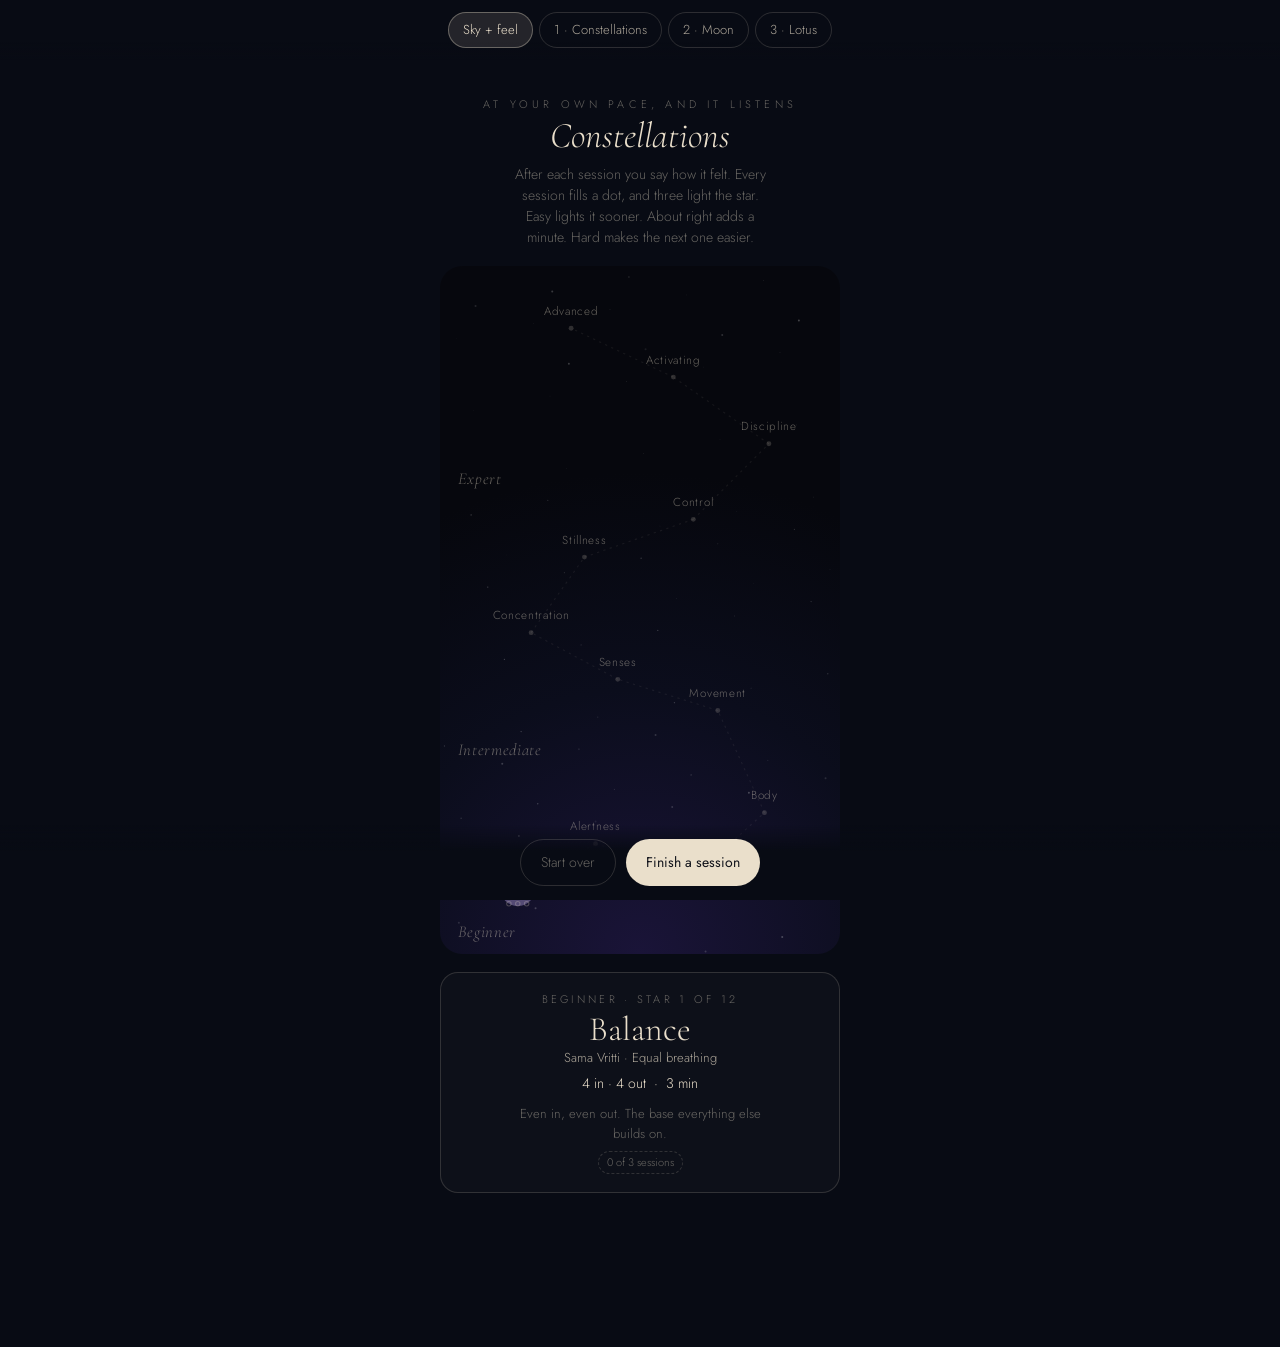
<file: sketches/program.html>
<!doctype html>
<html lang="en">
<head>
<meta charset="utf-8">
<meta name="viewport" content="width=device-width, initial-scale=1, viewport-fit=cover">
<title>Hush · program sketches</title>
<link rel="preconnect" href="https://fonts.googleapis.com">
<link rel="preconnect" href="https://fonts.gstatic.com" crossorigin>
<link href="https://fonts.googleapis.com/css2?family=Cormorant+Garamond:ital,wght@0,300;0,400;1,300;1,400&family=Jost:wght@300;400;500&display=swap" rel="stylesheet">
<style>
  :root {
    --ink: #eadfcb; --soft: rgba(234,223,203,.72); --faint: rgba(234,223,203,.42); --line: rgba(234,223,203,.16);
    --serif: 'Cormorant Garamond', Georgia, serif; --sans: 'Jost', system-ui, sans-serif;
    --bg: #080b14;
  }
  * { box-sizing: border-box; }
  html, body { margin: 0; min-height: 100%; background: var(--bg); color: var(--ink); font: 300 15px/1.5 var(--sans); -webkit-font-smoothing: antialiased; }
  button { font: inherit; color: inherit; background: none; border: 0; cursor: pointer; padding: 0; }
  .wrap { max-width: 440px; margin: 0 auto; padding: 18px 20px 140px; }

  /* sketch switcher */
  .switch { position: sticky; top: 0; z-index: 5; display: flex; gap: 6px; justify-content: center; padding: 12px 0; background: linear-gradient(var(--bg) 70%, transparent); }
  .switch button { padding: 7px 14px; border: 1px solid var(--line); border-radius: 99px; font-size: 13px; color: var(--soft); }
  .switch button.on { background: rgba(234,223,203,.12); color: var(--ink); border-color: rgba(234,223,203,.35); }
  .eyebrow { margin: 18px 0 4px; font-size: 11px; letter-spacing: .38em; text-transform: uppercase; color: var(--faint); text-align: center; }
  h1 { margin: 0; text-align: center; font: italic 300 36px/1.1 var(--serif); }
  .lede { margin: 8px auto 18px; max-width: 34ch; text-align: center; color: var(--faint); font-size: 14px; text-wrap: balance; }

  /* the card under each view: what's next */
  .next { margin: 18px 0 0; padding: 18px 20px; border: 1px solid var(--line); border-radius: 18px; background: rgba(255,255,255,.025); text-align: center; }
  .next .k { font-size: 11px; letter-spacing: .3em; text-transform: uppercase; color: var(--faint); }
  .next .w { margin: 4px 0 0; font: 300 34px/1.05 var(--serif); }
  .next .n { color: var(--soft); font-size: 13px; }
  .next .c { margin-top: 6px; font-size: 14px; }
  .next .why { margin: 10px auto 0; max-width: 32ch; color: var(--faint); font-size: 13px; }

  .dock { position: fixed; left: 0; right: 0; bottom: 0; display: flex; gap: 10px; justify-content: center; padding: 14px 16px calc(14px + env(safe-area-inset-bottom)); background: linear-gradient(transparent, var(--bg) 35%); }
  .dock button { padding: 12px 20px; border-radius: 99px; font-size: 14px; }
  .dock .go { background: var(--ink); color: #10121a; font-weight: 400; }
  .dock .reset { border: 1px solid var(--line); color: var(--faint); }
  .tag { display: inline-block; margin-top: 8px; font-size: 11px; color: var(--faint); border: 1px dashed var(--line); padding: 2px 8px; border-radius: 99px; }

  .view { display: none; } .view.on { display: block; }

  /* 1 · Constellations */
  #sky, #feelsky { width: 100%; height: auto; display: block; border-radius: 22px;
    background: radial-gradient(120% 70% at 50% 100%, #1a1438 0%, #0b0d1c 55%, #06070d 100%); }
  .lvl { font: italic 300 15px var(--serif); fill: var(--faint); letter-spacing: .04em; }
  .star { cursor: pointer; }
  .star .halo { fill: #cdb8ff; opacity: 0; }
  .star.lit .halo { opacity: .22; }
  .star.now .halo { opacity: .35; animation: breathe 6s ease-in-out infinite; transform-box: fill-box; transform-origin: center; }
  @keyframes breathe { 0%,100% { transform: scale(.7); opacity: .18; } 50% { transform: scale(1.25); opacity: .45; } }
  .star .core { fill: rgba(234,223,203,.18); }
  .star.lit .core, .star.now .core { fill: #fff6e6; }
  .star .lab { font-size: 10.5px; fill: var(--faint); letter-spacing: .06em; }
  .star.lit .lab, .star.now .lab { fill: var(--soft); }
  .star.sel .lab { fill: var(--ink); font-weight: 400; }
  .star.eased .halo { fill: #9fc7ff; }
  .delta { color: var(--faint); font-size: 12px; }
  .pip { fill: none; stroke: rgba(234,223,203,.25); stroke-width: 1; }
  .pip.done { fill: #fff6e6; stroke: none; }
  .link { stroke: rgba(205,184,255,.5); stroke-width: 1; fill: none; }
  .link.dim { stroke: rgba(234,223,203,.07); stroke-dasharray: 2 4; }

  /* 2 · Moon */
  .moons { display: grid; grid-template-columns: repeat(7, 1fr); gap: 10px 6px; margin-top: 4px; }
  .night { display: flex; flex-direction: column; align-items: center; gap: 2px; font-size: 10px; color: var(--faint); }
  .night svg { width: 36px; height: 36px; }
  .night.done { color: var(--soft); }
  .night.today { color: var(--ink); }
  .night.today svg { filter: drop-shadow(0 0 8px rgba(255,236,200,.55)); }
  .night .t { font-size: 9.5px; letter-spacing: .02em; text-align: center; line-height: 1.15; min-height: 2.3em; }
  .weeks { display: grid; grid-template-columns: repeat(4,1fr); margin: 14px 0 6px; font-size: 10px; letter-spacing: .2em; text-transform: uppercase; color: var(--faint); text-align: center; }
  .bigmoon { display: block; margin: 0 auto 6px; width: 120px; height: 120px; filter: drop-shadow(0 0 24px rgba(255,236,200,.25)); }

  /* 3 · Lotus */
  #lotus { width: 100%; height: auto; display: block; border-radius: 22px;
    background: radial-gradient(80% 60% at 50% 50%, #0e2b2a 0%, #081a1a 60%, #050d0d 100%); }
  .petal { stroke: rgba(234,223,203,.22); stroke-width: 1; fill: rgba(234,223,203,.025); transition: fill 1.2s, stroke 1.2s; }
  .petal.open { fill: url(#pg); stroke: rgba(255,214,224,.6); }
  .petal.now { stroke: #ffe3ea; stroke-width: 1.5; animation: pnow 6s ease-in-out infinite; }
  @keyframes pnow { 0%,100% { stroke-opacity: .35; } 50% { stroke-opacity: 1; } }
  .ask { display: none; margin-top: 14px; text-align: center; }
  .ask.on { display: block; }
  .ask p { margin: 0 0 10px; font: italic 300 22px var(--serif); }
  .ask .row { display: flex; gap: 8px; justify-content: center; }
  .ask button { padding: 10px 16px; border: 1px solid var(--line); border-radius: 99px; font-size: 14px; }
  .ask button:hover { border-color: rgba(234,223,203,.45); }
  .log { margin: 14px 0 0; padding: 0; list-style: none; font-size: 12.5px; color: var(--faint); text-align: center; }
  .log li { margin: 2px 0; }
</style>
</head>
<body>
<nav class="switch">
  <button data-v="feel" class="on">Sky + feel</button>
  <button data-v="sky">1 · Constellations</button>
  <button data-v="moon">2 · Moon</button>
  <button data-v="lotus">3 · Lotus</button>
</nav>

<main class="wrap">
  <!-- 0 -->
  <section class="view on" id="v-feel">
    <p class="eyebrow">At your own pace, and it listens</p>
    <h1>Constellations</h1>
    <p class="lede">After each session you say how it felt. Every session fills a dot, and three light the star. Easy lights it sooner. About right adds a minute. Hard makes the next one easier.</p>
    <svg id="feelsky" viewBox="0 0 360 620"></svg>
    <div class="ask" id="feel-ask">
      <p>How was that?</p>
      <div class="row"><button data-f="easy">Easy</button><button data-f="right">About right</button><button data-f="hard">Hard</button></div>
    </div>
    <div class="next" id="feel-next"></div>
    <ul class="log" id="feel-log"></ul>
  </section>

  <!-- 1 -->
  <section class="view" id="v-sky">
    <p class="eyebrow">At your own pace</p>
    <h1>Constellations</h1>
    <p class="lede">Twelve stars, climbing from the beginner sky at the bottom to the expert sky at the top. Three sessions light a star and open the next one.</p>
    <svg id="sky" viewBox="0 0 360 620"></svg>
    <div class="next" id="sky-next"></div>
  </section>

  <!-- 2 -->
  <section class="view" id="v-moon">
    <p class="eyebrow">A 28-night course</p>
    <h1>Moon</h1>
    <p class="lede">One set session a night, from new moon to full. Sessions start short and grow, with new breaths brought in on set nights. Miss a night and the moon waits.</p>
    <svg class="bigmoon" id="bigmoon" viewBox="-50 -50 100 100"></svg>
    <div class="weeks"><span>Beginner</span><span>Beginner+</span><span>Intermediate</span><span>Expert</span></div>
    <div class="moons" id="moons"></div>
    <div class="next" id="moon-next"></div>
  </section>

  <!-- 3 -->
  <section class="view" id="v-lotus">
    <p class="eyebrow">It listens</p>
    <h1>Lotus</h1>
    <p class="lede">After each session you say how it felt. Easy opens the next petal. About right keeps you here a little longer. Hard eases the counts.</p>
    <svg id="lotus" viewBox="-180 -180 360 360"></svg>
    <div class="ask" id="ask">
      <p>How was that?</p>
      <div class="row"><button data-f="easy">Easy</button><button data-f="right">About right</button><button data-f="hard">Hard</button></div>
    </div>
    <div class="next" id="lotus-next"></div>
    <ul class="log" id="lotus-log"></ul>
  </section>
</main>

<div class="dock">
  <button class="reset" id="reset">Start over</button>
  <button class="go" id="go">Finish a session</button>
</div>

<script src="../shared/core.js"></script>
<script>
const T = Object.fromEntries(Spa.TECHNIQUES.map((x) => [x.id, x]));
const counts = (t, parts) => {
  const [i, h1, o, h2] = t, out = [];
  if (parts) parts.forEach((p) => out.push(`${+(i / parts.length).toFixed(1)} ${p}`)); else out.push(`${i} in`);
  if (h1) out.push(`${h1} hold`); out.push(`${o} out`); if (h2) out.push(`${h2} hold`);
  return out.join(' · ');
};
const say = (id, t) => { const x = T[id]; const s = counts(t || x.t, x.parts); return x.say?.out === 'hum' ? s.replace('out', 'hum') : x.id === 'activating' ? s : s; };

// The ladder, easiest first. Minutes are placeholders to tune.
const LADDER = [
  { id: 'balance', lvl: 0, min: 3, why: 'Even in, even out. The base everything else builds on.' },
  { id: 'alertness', lvl: 0, min: 3, why: 'Same rhythm, a longer breath in.' },
  { id: 'recovery', lvl: 0, min: 4, why: 'Now the breath out grows to twice the breath in.' },
  { id: 'body', lvl: 0, min: 4, why: 'One breath in, filled in three parts.' },
  { id: 'movement', lvl: 1, min: 5, why: 'Adds a skill: the ocean sound in the throat.' },
  { id: 'senses', lvl: 1, min: 5, why: 'A long hum on the breath out.' },
  { id: 'concentration', lvl: 1, min: 5, why: 'The first hold, a short one after breathing in.' },
  { id: 'stillness', lvl: 1, min: 6, why: 'The hold moves to after the breath out, which is harder.' },
  { id: 'control', lvl: 2, min: 6, why: 'A hold in, then a long breath out.' },
  { id: 'discipline', lvl: 2, min: 8, why: 'Box breathing. Four equal sides, two holds.' },
  { id: 'activating', lvl: 2, min: 2, why: 'Fast bellows breaths. Short rounds, stop if dizzy.' },
  { id: 'advanced', lvl: 2, min: 10, why: 'The long 1 : 4 : 2 hold. The top of the ladder.' },
];
const LVL = ['Beginner', 'Intermediate', 'Expert'];

/* ───────── 1 · Constellations ───────── */
const NEED = 3;
const POS = [ // bottom (beginner) to top (expert)
  [70, 560], [140, 520], [230, 548], [292, 492],
  [250, 400], [160, 372], [82, 330], [130, 262],
  [228, 228], [296, 160], [210, 100], [118, 56],
];
let sky = { done: Array(12).fill(0), sel: 0 };
const skyNow = () => sky.done.findIndex((d) => d < NEED);
// Draws the sky. st: { done[], sel }, isLit(i), eased(i) optional, onSel(i).
function paintSky(svg, st, isLit, onSel, eased = () => false) {
  const now = LADDER.findIndex((_, i) => !isLit(i));
  let s = '';
  // background specks
  for (let i = 0; i < 70; i++) { const x = (i * 97) % 360, y = (i * 211) % 620; s += `<circle cx="${x}" cy="${y}" r="${(i % 3) * .3 + .3}" fill="#fff" opacity="${.08 + (i % 5) * .04}"/>`; }
  s += `<text class="lvl" x="16" y="604">Beginner</text><text class="lvl" x="16" y="440">Intermediate</text><text class="lvl" x="16" y="196">Expert</text>`;
  for (let i = 0; i < 11; i++) {
    const [a, b] = [POS[i], POS[i + 1]];
    s += `<line class="link ${isLit(i) ? '' : 'dim'}" x1="${a[0]}" y1="${a[1]}" x2="${b[0]}" y2="${b[1]}"/>`;
  }
  LADDER.forEach((L, i) => {
    const [x, y] = POS[i], lit = isLit(i), isNow = i === now;
    const cls = `star ${lit ? 'lit' : ''} ${isNow ? 'now' : ''} ${i === st.sel ? 'sel' : ''} ${eased(i) ? 'eased' : ''}`;
    let pips = '';
    for (let k = 0; k < NEED; k++) pips += `<circle class="pip ${lit || k < st.done[i] ? 'done' : ''}" cx="${x - 8 + k * 8}" cy="${y + 14}" r="2"/>`;
    s += `<g class="${cls}" data-i="${i}"><circle class="halo" cx="${x}" cy="${y}" r="16"/><circle class="core" cx="${x}" cy="${y}" r="${lit || isNow ? 3.4 : 2.2}"/>
      ${lit || isNow ? pips : ''}<text class="lab" x="${x}" y="${y - 12}" text-anchor="middle">${T[L.id].word}</text>
      <circle cx="${x}" cy="${y}" r="20" fill="transparent"/></g>`;
  });
  svg.innerHTML = s;
  svg.querySelectorAll('.star').forEach((g) => g.addEventListener('click', () => onSel(+g.dataset.i)));
  return now;
}
function drawSky() {
  const now = paintSky(document.getElementById('sky'), sky, (i) => sky.done[i] >= NEED, (i) => { sky.sel = i; drawSky(); });
  const i = sky.sel, L = LADDER[i], open = i <= now || now < 0;
  document.getElementById('sky-next').innerHTML = `
    <div class="k">${LVL[L.lvl]} · star ${i + 1} of 12</div>
    <div class="w">${T[L.id].word}</div><div class="n">${T[L.id].name}${T[L.id].sub ? ' · ' + T[L.id].sub : ''}</div>
    <div class="c">${say(L.id)} &nbsp;·&nbsp; ${L.min} min</div>
    <p class="why">${open ? L.why : 'Still dark. Light the stars before it to reach it.'}</p>
    <span class="tag">${sky.done[i] >= NEED ? 'Lit. Come back to it any time.' : open ? `${sky.done[i]} of ${NEED} sessions` : 'Locked'}</span>`;
}
function skyFinish() {
  const now = skyNow(); if (now < 0) return;
  const i = sky.sel <= now ? sky.sel : now;
  sky.done[i]++;
  if (sky.done[i] >= NEED && i === now && now < 11) sky.sel = now + 1;
  drawSky();
}

/* ───────── 0 · Constellations + "How was that?" ───────── */
// Easy: the star lights now and the next one opens (expert stars need 2 sessions first).
// About right: a session counts and the next one is a minute longer. 3 sessions light it.
// Hard: still counts. Holds halved and a minute shorter until it feels easy; a star lit while eased opens the next one eased.
const EXPERT_MIN = 2, MAX_EXTRA = 4;
const easeT = (x) => x.t.map((v, j) => (j === 1 || j === 3) ? Math.ceil(v / 2) : j === 2 && v > x.t[0] ? Math.max(x.t[0], v - 2) : j === 0 && v > x.t[2] ? Math.max(x.t[2], v - 2) : v);
let feel, feelAsk = false;
function feelReset() {
  feel = { done: Array(12).fill(0), lit: Array(12).fill(false), min: LADDER.map((L) => L.min), eased: Array(12).fill(false), note: Array(12).fill(''), sel: 0, log: [] };
  feelAsk = false;
}
function drawFeel() {
  const now = paintSky(document.getElementById('feelsky'), feel, (i) => feel.lit[i], (i) => { if (!feelAsk) { feel.sel = i; drawFeel(); } }, (i) => feel.eased[i]);
  document.getElementById('feel-ask').classList.toggle('on', feelAsk);
  const i = feel.sel, L = LADDER[i], x = T[L.id], open = i <= now || now < 0;
  const t = feel.eased[i] ? easeT(x) : x.t;
  const delta = feel.min[i] - L.min;
  document.getElementById('feel-next').innerHTML = `
    <div class="k">${LVL[L.lvl]} · star ${i + 1} of 12</div>
    <div class="w">${x.word}</div><div class="n">${x.name}${x.sub ? ' · ' + x.sub : ''}</div>
    <div class="c">${say(L.id, t)} &nbsp;·&nbsp; ${feel.min[i]} min${delta ? ` <span class="delta">(${delta > 0 ? '+' : ''}${delta})</span>` : ''}</div>
    <p class="why">${!open ? 'Still dark. Light the stars before it to reach it.' : feel.note[i] || L.why}</p>
    <span class="tag">${feel.lit[i] ? 'Lit. Come back to it any time.' : open ? `${feel.done[i]} of ${NEED} sessions${feel.eased[i] ? ' · eased' : ''}` : 'Locked'}</span>`;
  document.getElementById('feel-log').innerHTML = feel.log.slice(-5).reverse().map((x) => `<li>${x}</li>`).join('');
}
function feelFinish() {
  const now = feel.lit.indexOf(false);
  if (now < 0 || feelAsk) return;
  if (feel.sel > now) feel.sel = now;
  feelAsk = true; drawFeel();
  document.getElementById('feel-ask').scrollIntoView({ behavior: 'smooth', block: 'center' });
}
function feelAnswer(f) {
  const i = feel.sel, L = LADDER[i], w = T[L.id].word, wasLit = feel.lit[i];
  feelAsk = false;
  feel.done[i]++; // every session counts, whatever the answer
  const light = () => {
    feel.lit[i] = true;
    const nx = feel.lit.indexOf(false);
    if (nx < 0) { feel.log.push(`${w} is lit. The whole sky is lit.`); return; }
    feel.sel = nx;
    const nw = T[LADDER[nx].id].word;
    if (feel.eased[i] && !feel.done[nx]) { // carry the easier start to the next star
      feel.eased[nx] = true; feel.min[nx] = Math.max(2, LADDER[nx].min - 1);
      feel.note[nx] = `Starts eased, since ${w} felt hard. Say Easy to go to full counts.`;
      feel.log.push(`${w} is lit. ${nw} opens, eased to start.`);
    } else feel.log.push(`${w} is lit. ${nw} opens.`);
  };
  if (f === 'hard') {
    feel.min[i] = Math.max(2, feel.min[i] - 1);
    feel.eased[i] = true;
    feel.note[i] = 'Counted. The next one is eased: shorter holds, a shorter breath out and a minute less.';
    feel.log.push(`${w} felt hard: counted, and the next one is eased.`);
  } else if (f === 'easy' && feel.eased[i]) {
    feel.eased[i] = false; feel.min[i] = Math.max(feel.min[i], L.min);
    feel.note[i] = 'Back to full counts and the usual length.';
    feel.log.push(`${w} felt easy: back to full counts and the usual length.`);
  } else if (f === 'easy') {
    if (wasLit) { feel.min[i] = Math.min(L.min + MAX_EXTRA, feel.min[i] + 1); feel.log.push(`${w} felt easy: a minute longer next time.`); }
    else if (L.lvl === 2 && feel.done[i] < EXPERT_MIN) { feel.note[i] = 'Expert stars need two sessions. Once more and an easy one lights it.'; feel.log.push(`${w} felt easy: one more before this expert star lights.`); }
    else { light(); drawFeel(); return; }
  } else { // about right
    feel.min[i] = Math.min(L.min + MAX_EXTRA, feel.min[i] + 1);
    feel.note[i] = 'About right, so the next one is a minute longer.';
    feel.log.push(`${w} about right: a minute longer next time.`);
  }
  if (!wasLit && feel.done[i] >= NEED) light();
  drawFeel();
}
document.querySelectorAll('#feel-ask button').forEach((b) => b.addEventListener('click', () => feelAnswer(b.dataset.f)));

/* ───────── 2 · Moon ───────── */
const NIGHTS = [
  ['balance', 3], ['balance', 3], ['alertness', 3], ['recovery', 3], ['recovery', 4], ['body', 4], ['body', 5, 'rest'],
  ['movement', 5], ['movement', 5], ['senses', 5], ['senses', 6], ['concentration', 5], ['stillness', 5], ['recovery', 6, 'rest'],
  ['concentration', 6], ['stillness', 6], ['control', 6], ['control', 7], ['discipline', 6], ['discipline', 7], ['senses', 8, 'rest'],
  ['activating', 2], ['discipline', 8], ['advanced', 5], ['control', 8], ['activating', 3], ['advanced', 7], ['advanced', 10],
];
const firstNight = {}; NIGHTS.forEach(([id], n) => { if (!(id in firstNight)) firstNight[id] = n; });
let moon = { night: 0 };
// f: 0 new, 1 full. Lit part grows from the right.
function moonPath(f, r) {
  const rx = r * Math.abs(1 - 2 * f), sweep = f < .5 ? 0 : 1;
  return `M0,${-r} A${r},${r} 0 0 1 0,${r} A${rx},${r} 0 0 ${sweep} 0,${-r}Z`;
}
const moonSvg = (f, r, lit) => `<circle r="${r}" fill="${lit ? '#2a2a33' : '#16171f'}" stroke="rgba(234,223,203,.12)"/>
  <path d="${moonPath(f, r)}" fill="${lit ? '#f3e6cb' : 'rgba(243,230,203,.16)'}"/>`;
function drawMoon() {
  const n = moon.night;
  document.getElementById('bigmoon').innerHTML = moonSvg(Math.min(1, n / 27), 44, true);
  document.getElementById('moons').innerHTML = NIGHTS.map(([id, min, rest], i) => {
    const st = i < n ? 'done' : i === n ? 'today' : '';
    return `<div class="night ${st}"><svg viewBox="-20 -20 40 40">${moonSvg((i + 1) / 28, 15, i <= n)}</svg>
      <span class="t">${T[id].word}<br>${min}m${firstNight[id] === i ? ' ✦' : ''}</span></div>`;
  }).join('');
  const box = document.getElementById('moon-next');
  if (n >= 28) { box.innerHTML = `<div class="k">Full moon</div><div class="w">All 28 nights</div><p class="why">The course is done. Every breath stays open in the menu.</p>`; return; }
  const [id, min, rest] = NIGHTS[n], isNew = firstNight[id] === n;
  box.innerHTML = `<div class="k">Tonight · night ${n + 1} of 28</div>
    <div class="w">${T[id].word}</div><div class="n">${T[id].name}${T[id].sub ? ' · ' + T[id].sub : ''}</div>
    <div class="c">${say(id)} &nbsp;·&nbsp; ${min} min</div>
    <p class="why">${isNew ? 'New tonight. ' + LADDER.find((L) => L.id === id).why : rest ? 'An easy night, a breath you already know, a little longer.' : 'Again, a little longer than last time.'}</p>
    <span class="tag">✦ marks a night a new breath comes in</span>`;
}
function moonFinish() { if (moon.night < 28) moon.night++; drawMoon(); }

/* ───────── 3 · Lotus ───────── */
let lotus, asking = false;
function lotusReset() { lotus = { at: 0, open: 0, min: LADDER[0].min, eased: false, here: 0, log: [] }; asking = false; }
function petal(len, w) { return `M0,0 C${w},${-len * .35} ${w * .8},${-len * .8} 0,${-len} C${-w * .8},${-len * .8} ${-w},${-len * .35} 0,0Z`; }
function drawLotus() {
  const svg = document.getElementById('lotus');
  let s = `<defs><radialGradient id="pg" cx="50%" cy="100%" r="100%"><stop offset="0" stop-color="#fff4ef"/><stop offset=".55" stop-color="#f6b8c8"/><stop offset="1" stop-color="#c76a8c"/></radialGradient></defs>`;
  // lily pad under the flower
  s += `<path d="M0,0 L162,-26 A164,164 0 1 0 162,26 Z" transform="rotate(-60)" fill="#10332c" opacity=".75"/>`;
  // outer ring (expert) first so inner sits on top
  const rings = [{ lvl: 2, len: 150, w: 52, off: 0 }, { lvl: 1, len: 108, w: 40, off: 45 }, { lvl: 0, len: 66, w: 28, off: 0 }];
  rings.forEach((R) => {
    const idx = LADDER.map((L, i) => [L, i]).filter(([L]) => L.lvl === R.lvl);
    idx.forEach(([L, i], k) => {
      const cls = `petal ${i < lotus.open ? 'open' : ''} ${i === lotus.at ? 'now' : ''}`;
      s += `<path class="${cls}" d="${petal(R.len, R.w)}" transform="rotate(${R.off + k * 90})"/>`;
    });
  });
  s += `<circle r="12" fill="#f2cf7a" opacity="${.35 + lotus.open / 18}"/>`;
  svg.innerHTML = s;
  document.getElementById('ask').classList.toggle('on', asking);
  const box = document.getElementById('lotus-next');
  if (lotus.at >= 12) { box.innerHTML = `<div class="k">In full bloom</div><div class="w">All twelve</div><p class="why">Every petal is open.</p>`; }
  else {
    const L = LADDER[lotus.at], x = T[L.id];
    const t = lotus.eased ? x.t.map((v, j) => (j === 1 || j === 3) ? Math.ceil(v / 2) : j === 2 && v > x.t[0] ? Math.max(x.t[0], v - 2) : v) : x.t;
    box.innerHTML = `<div class="k">${LVL[L.lvl]} · petal ${lotus.at + 1} of 12</div>
      <div class="w">${x.word}</div><div class="n">${x.name}${x.sub ? ' · ' + x.sub : ''}</div>
      <div class="c">${say(L.id, t)} &nbsp;·&nbsp; ${lotus.min} min</div>
      <p class="why">${lotus.eased ? 'Eased for now: shorter holds and breath out. It steps back up when it feels easy.' : L.why}</p>`;
  }
  document.getElementById('lotus-log').innerHTML = lotus.log.slice(-4).reverse().map((x) => `<li>${x}</li>`).join('');
}
function lotusFinish() { if (lotus.at >= 12 || asking) return; asking = true; drawLotus(); }
function lotusFeel(f) {
  const L = LADDER[lotus.at], w = T[L.id].word;
  asking = false; lotus.here++;
  if (f === 'easy' && lotus.eased) { lotus.eased = false; lotus.log.push(`${w} felt easy, back to full counts`); }
  else if (f === 'easy' || (f === 'right' && lotus.here >= 3)) {
    lotus.log.push(`${w} ${f === 'easy' ? 'felt easy' : 'settled in'}, a petal opens`);
    lotus.open = ++lotus.at; lotus.here = 0; lotus.eased = false;
    if (lotus.at < 12) lotus.min = LADDER[lotus.at].min;
  } else if (f === 'right') { lotus.min += 1; lotus.log.push(`${w} about right, next one a minute longer`); }
  else { lotus.eased = true; lotus.min = Math.max(2, lotus.min - 1); lotus.log.push(`${w} felt hard, eased and a minute shorter`); }
  drawLotus();
}
document.querySelectorAll('#ask button').forEach((b) => b.addEventListener('click', () => lotusFeel(b.dataset.f)));

/* ───────── wiring ───────── */
let view = location.hash.slice(1) || 'feel';
function show(v) {
  view = v; history.replaceState(null, '', '#' + v);
  document.querySelectorAll('.switch button').forEach((b) => b.classList.toggle('on', b.dataset.v === v));
  document.querySelectorAll('.view').forEach((s) => s.classList.toggle('on', s.id === 'v-' + v));
}
document.querySelectorAll('.switch button').forEach((b) => b.addEventListener('click', () => show(b.dataset.v)));
document.getElementById('go').addEventListener('click', () => ({ feel: feelFinish, sky: skyFinish, moon: moonFinish, lotus: lotusFinish })[view]());
document.getElementById('reset').addEventListener('click', () => {
  if (view === 'feel') { feelReset(); drawFeel(); }
  if (view === 'sky') { sky = { done: Array(12).fill(0), sel: 0 }; drawSky(); }
  if (view === 'moon') { moon.night = 0; drawMoon(); }
  if (view === 'lotus') { lotusReset(); drawLotus(); }
});
feelReset(); drawFeel(); lotusReset(); drawSky(); drawMoon(); drawLotus(); show(view);
</script>
</body>
</html>
</file>
<file: shared/base.css>
/* Shared structure for all three designs. Themes set the tokens below. */
:root {
  --ink: #eadfcb;
  --ink-soft: rgba(234, 223, 203, 0.72);
  --ink-faint: rgba(234, 223, 203, 0.42);
  --line: rgba(234, 223, 203, 0.18);
  --chip-on: rgba(234, 223, 203, 0.14);
  --accent: #eadfcb;
  --accent-2: #b7a88f;
  --accent-ink: #0b201f;
  --glow: rgba(242, 197, 138, 0.28);
  --bg: #0b201f;
  --serif: 'Cormorant Garamond', 'Cormorant', Georgia, 'Times New Roman', serif;
  --sans: 'Jost', system-ui, -apple-system, 'Segoe UI', sans-serif;
  --fade: 1.4s;
  --safe-t: env(safe-area-inset-top, 0px);
  --safe-b: env(safe-area-inset-bottom, 0px);
  --safe-l: env(safe-area-inset-left, 0px);
  --safe-r: env(safe-area-inset-right, 0px);
}

* { box-sizing: border-box; }

html, body {
  margin: 0;
  height: 100%;
  background: var(--bg);
  color: var(--ink);
  overscroll-behavior: none;
  -webkit-tap-highlight-color: transparent;
}

body {
  position: fixed;
  inset: 0;
  overflow: hidden;
  font-family: var(--sans);
  font-weight: 300;
  -webkit-font-smoothing: antialiased;
  user-select: none;
  -webkit-user-select: none;
  -webkit-touch-callout: none;
  touch-action: manipulation;
}

button {
  font: inherit;
  color: inherit;
  background: none;
  border: 0;
  padding: 0;
  cursor: pointer;
  touch-action: manipulation;
}
button:focus-visible, [tabindex]:focus-visible {
  outline: 1.5px solid var(--ink-soft);
  outline-offset: 4px;
}

#scene {
  position: fixed;
  inset: 0;
  width: 100%;
  height: 100%;
  display: block;
}

main {
  position: fixed;
  inset: 0;
}

/* ───────── screens ───────── */
.screen {
  position: absolute;
  inset: 0;
  display: flex;
  flex-direction: column;
  align-items: center;
  justify-content: center;
  padding: calc(var(--safe-t) + 20px) calc(var(--safe-r) + 16px) calc(var(--safe-b) + 20px) calc(var(--safe-l) + 16px);
  opacity: 0;
  visibility: hidden;
  transform: scale(0.985);
  transition: opacity var(--fade) ease, transform var(--fade) ease, visibility 0s linear var(--fade);
}
main[data-state="setup"] .setup,
main[data-state="session"] .session,
main[data-state="complete"] .complete {
  opacity: 1;
  visibility: visible;
  transform: none;
  transition: opacity var(--fade) ease 0.25s, transform var(--fade) ease 0.25s, visibility 0s;
}

.eyebrow {
  margin: 0 0 8px;
  font: 400 11px/1 var(--sans);
  letter-spacing: 0.42em;
  text-transform: uppercase;
  color: var(--ink-faint);
  padding-left: 0.42em; /* optically centre the tracking */
}

h1, h2 {
  margin: 0;
  font-family: var(--serif);
  font-weight: 300;
  text-wrap: balance;
}
h1 {
  font-style: italic;
  font-size: clamp(22px, 6.4vw, 30px);
  line-height: 1.15;
  color: var(--ink-soft);
}

.intro { text-align: center; }

/* ───────── setup choices ───────── */
.options {
  display: flex;
  flex-direction: column;
  align-items: center;
  gap: 12px;
  width: 100%;
  max-width: 380px;
}

.sounds {
  display: flex;
  justify-content: center;
  gap: 6px;
  width: 100%;
}
.sounds button {
  flex: 1 1 0;
  min-width: 0;
  height: 40px;
  border-radius: 999px;
  border: 1px solid var(--line);
  font-size: 14px;
  letter-spacing: 0.04em;
  color: var(--ink-soft);
  transition: background 0.4s, border-color 0.4s, color 0.4s;
}
.sounds button[aria-checked="true"] {
  background: var(--chip-on);
  border-color: var(--ink-faint);
  color: var(--ink);
}
.sounds button { font-size: 12.5px; letter-spacing: 0.14em; text-transform: uppercase; }

/* The session's mode: Sleep / Steady, and below them the mode's own choice.
   A star picked in the program (above) is the third mode, Program. */
.mode { display: flex; flex-direction: column; align-items: center; gap: 2px; width: 100%; }
.mode-more { display: flex; align-items: center; justify-content: center; width: 100%; min-height: 40px; }
.mode-more > * { display: none; }
main[data-mode="sleep"] .mode-sleep { display: block; }
main[data-mode="steady"] .mode-pick { display: flex; }
main[data-mode="program"] .mode-prog { display: block; }
.mode-prog { margin: 0; font: italic 300 17px/1 var(--serif); letter-spacing: 0.03em; color: var(--ink-soft); }
.mode-sleep { margin: 0; font-size: 11px; letter-spacing: 0.18em; text-transform: uppercase; color: var(--ink-faint); }
.mode-pick {
  align-items: center;
  gap: 6px;
  height: 40px;
  padding: 0 8px 0 14px;
  font: italic 300 17px/1 var(--serif);
  letter-spacing: 0.03em;
  color: var(--ink-soft);
}
.mode-pick svg { width: 16px; height: 16px; fill: none; stroke: var(--ink-faint); stroke-width: 1.4; stroke-linecap: round; stroke-linejoin: round; }
.mode-pick:active { transform: scale(0.97); }

/* Sleep / Steady: one thin pill split in two, a soft thumb that slides to the chosen half
   (Toggle, chosen 2026-11-27 over the orbs). In the Program mode neither half is lit. */
.modes { position: relative; display: flex; padding: 3px; border: 1px solid var(--line); border-radius: 999px; }
.modes::before {
  content: ''; position: absolute; top: 3px; bottom: 3px; left: 3px; width: 96px;
  border-radius: 999px; background: var(--chip-on); opacity: 0;
  transition: transform 0.45s cubic-bezier(0.2, 0.7, 0.2, 1), opacity 0.3s;
}
.modes:has([data-mode="sleep"][aria-checked="true"])::before { opacity: 1; }
.modes:has([data-mode="steady"][aria-checked="true"])::before { opacity: 1; transform: translateX(100%); }
.modes button {
  position: relative; width: 96px; height: 34px;
  font-size: 11px; letter-spacing: 0.22em; text-transform: uppercase; padding-left: 0.22em;
  color: var(--ink-faint); transition: color 0.5s;
}
.modes [aria-checked="true"] { color: var(--ink); }
.modes button:active { transform: scale(0.96); }

/* The breath menu's button, top right: on the setup screen, and with the session controls. */
.breath-open {
  position: fixed;
  top: calc(var(--safe-t) + 10px);
  right: calc(var(--safe-r) + 10px);
  z-index: 5;
  display: flex;
  align-items: center;
  gap: 8px;
  height: 40px;
  padding: 0 16px 0 12px;
  border-radius: 999px;
  border: 1px solid var(--line);
  background-color: var(--chip-on);
  -webkit-backdrop-filter: blur(8px);
  backdrop-filter: blur(8px);
  color: var(--ink);
  opacity: 0;
  pointer-events: none;
  transform: translateY(-6px);
  transition: opacity 0.6s ease, transform 0.6s ease;
}
.breath-open svg { width: 18px; height: 18px; fill: none; stroke: var(--ink-soft); stroke-width: 1.4; stroke-linecap: round; }
.breath-open-word { font: italic 300 17px/1 var(--serif); letter-spacing: 0.03em; white-space: nowrap; }
main.show-controls .breath-open { opacity: 1; pointer-events: auto; transform: none; }
/* On the setup screen the mode row does its job; Sleep has nothing to change mid-session. */
main[data-state="setup"] .breath-open, main:is([data-mode="sleep"], [data-mode="steady"], [data-mode="program"]) .breath-open { display: none; }
.breath-open:active { transform: scale(0.97); }
main.show-controls .hint { opacity: 0; } /* the tap hint shares the top of the screen */

/* ───────── technique menu ───────── */
.bmenu {
  position: fixed;
  inset: 0;
  z-index: 30;
  display: flex;
  align-items: center;
  justify-content: center;
  padding: calc(var(--safe-t) + 20px) calc(var(--safe-r) + 16px) calc(var(--safe-b) + 20px) calc(var(--safe-l) + 16px);
  background: color-mix(in srgb, var(--bg) 72%, transparent);
  -webkit-backdrop-filter: blur(18px);
  backdrop-filter: blur(18px);
  opacity: 0;
  visibility: hidden;
  transition: opacity 0.5s ease, visibility 0s linear 0.5s;
}
.bmenu.open { opacity: 1; visibility: visible; transition: opacity 0.5s ease, visibility 0s; }
.bmenu-panel {
  width: min(100%, 400px);
  max-height: 100%;
  overflow-y: auto;
  text-align: center;
  transform: translateY(8px);
  transition: transform 0.5s ease;
}
.bmenu.open .bmenu-panel { transform: none; }
.bmenu[data-mode="steady"] .bmenu-tech, .bmenu[data-mode="breath"] .bmenu-pace { display: none; }
/* Your own pace: Short / Steady / Long, and Hold. */
.pace-row { display: flex; gap: 6px; width: 100%; }
.bmenu .pace-row { margin-top: 14px; }
.paces { display: flex; flex: 3 1 0; min-width: 0; border: 1px solid var(--line); border-radius: 999px; padding: 2px; }
.paces button, .hold-toggle {
  flex: 1 1 0;
  min-width: 0;
  height: 38px;
  border-radius: 999px;
  font-size: 11px;
  letter-spacing: 0.14em;
  text-transform: uppercase;
  color: var(--ink-faint);
  transition: background 0.4s, border-color 0.4s, color 0.4s;
}
.hold-toggle { height: 44px; border: 1px solid var(--line); }
.paces button[aria-checked="true"], .hold-toggle[aria-pressed="true"] { background: var(--chip-on); color: var(--ink); }
.hold-toggle[aria-pressed="true"] { border-color: var(--ink-faint); }
/* Steady's pace row during a session, just above the controls and shown with them. */
.session-pace {
  display: none;
  position: absolute;
  left: 50%;
  bottom: calc(var(--safe-b) + 136px);
  width: min(340px, calc(100% - 40px));
  transform: translate(-50%, 10px);
  opacity: 0;
  pointer-events: none;
  transition: opacity 0.6s ease, transform 0.6s ease;
}
main[data-mode="steady"] .session-pace { display: block; }
main.show-controls .session-pace { opacity: 1; transform: translate(-50%, 0); pointer-events: auto; }
.session-pace .paces, .session-pace .hold-toggle { background-color: rgba(0, 0, 0, 0.25); -webkit-backdrop-filter: blur(8px); backdrop-filter: blur(8px); }
.bmenu-grid {
  display: grid;
  grid-template-columns: repeat(3, minmax(0, 1fr));
  gap: 8px;
  margin-top: 14px;
}
.bmenu-grid button {
  position: relative;
  height: 46px;
  border-radius: 999px;
  border: 1px solid var(--line);
  font-size: clamp(12px, 3.6vw, 14px);
  letter-spacing: 0.02em;
  color: var(--ink-soft);
  white-space: nowrap;
  transition: background 0.4s, color 0.4s;
}
.bmenu-grid button[aria-checked="true"] { background: var(--chip-on); color: var(--ink); }
.bmenu-grid button:active { transform: scale(0.97); }
/* The favorite outline: drawn round the button while it is held, and kept once it is a favorite. */
.bmenu-ring {
  position: absolute;
  inset: -1px;
  width: calc(100% + 2px);
  height: calc(100% + 2px);
  overflow: visible;
  pointer-events: none;
}
.bmenu-ring rect {
  fill: none;
  stroke: var(--ink);
  stroke-width: 1.5;
  stroke-dasharray: 100 100; /* butt caps: a round cap would leave a dot when empty */
  stroke-dashoffset: 100;
  opacity: 0; /* hidden when empty, or the line's start shows as a tick */
  transition: stroke-dashoffset 0.3s ease, opacity 0.3s ease;
}
.bmenu-grid :is(.fav, .winding) .bmenu-ring rect { opacity: 1; transition: stroke-dashoffset 0.3s ease, opacity 0s; }
.bmenu-grid .fav .bmenu-ring rect { stroke-dashoffset: 0; }
.bmenu-grid .winding .bmenu-ring rect { stroke-dashoffset: 0; transition: stroke-dashoffset 0.8s linear, opacity 0s; }
.bmenu-grid .fav.unwinding .bmenu-ring rect { stroke-dashoffset: 100; transition: stroke-dashoffset 0.8s linear; }
.bmenu-tip { margin: 12px 0 0; font-size: 11px; letter-spacing: 0.08em; color: var(--ink-faint); }
.bmenu-about { min-height: 8.5em; margin: 18px auto 0; max-width: 34ch; }
.bmenu-name { margin: 0; font: italic 300 20px/1.3 var(--serif); color: var(--ink); }
.bmenu-counts { margin: 6px 0 0; font-size: 11px; letter-spacing: 0.18em; text-transform: uppercase; color: var(--ink-soft); }
.bmenu-note { margin: 10px 0 0; font-size: 13.5px; line-height: 1.55; color: var(--ink-faint); }
.bmenu-done { margin-top: 18px; }

.begin {
  margin-top: 6px;
  width: min(100%, 240px);
  height: 56px;
  border-radius: 999px;
  background: linear-gradient(180deg, var(--accent), var(--accent-2));
  color: var(--accent-ink);
  font: 500 13px/1 var(--sans);
  letter-spacing: 0.34em;
  text-transform: uppercase;
  padding-left: 0.34em;
  box-shadow: 0 10px 40px -8px var(--glow), inset 0 1px 0 rgba(255, 255, 255, 0.35);
  transition: transform 0.25s ease, box-shadow 0.4s ease;
}
.begin:active { transform: scale(0.97); }

.ghost {
  margin-top: 28px;
  height: 50px;
  padding: 0 30px 0 calc(30px + 0.3em);
  border-radius: 999px;
  border: 1px solid var(--ink-faint);
  font: 400 12.5px/1 var(--sans);
  letter-spacing: 0.3em;
  text-transform: uppercase;
}
.ghost:active { transform: scale(0.97); }

/* ───────── session chrome ───────── */
.hint {
  position: absolute;
  top: calc(var(--safe-t) + 24px);
  left: 0; right: 0;
  margin: 0;
  text-align: center;
  font-size: 11px;
  letter-spacing: 0.3em;
  text-transform: uppercase;
  color: var(--ink-faint);
  opacity: 0;
  transition: opacity 1.6s ease;
  pointer-events: none;
}
main.show-hint .hint { opacity: 1; }

.breath {
  margin: 0;
  min-height: 1.4em;
  font: italic 300 clamp(19px, 5.4vw, 24px) / 1.4 var(--serif);
  letter-spacing: 0.04em;
  color: var(--ink-soft);
  opacity: 0;
  transition: opacity 0.9s ease;
}
.breath.show { opacity: 1; }

.time {
  font-family: var(--serif);
  font-weight: 300;
  font-variant-numeric: lining-nums tabular-nums;
  letter-spacing: 0.02em;
  line-height: 1;
}
main.paused .time { animation: pausedPulse 3.2s ease-in-out infinite; }

/* Opening breath: a large "breathe in" opens out across the screen over one inhale,
   then gives way to the countdown, which appears as the first "breathe out" begins. */
.session .time { transition: opacity 1.2s ease; }
main.opening .session .time { opacity: 0; transition: none; }
.opening-breath {
  position: absolute;
  left: 0; right: 0;
  top: 50%;
  margin: 0;
  transform: translateY(-50%);
  text-align: center;
  white-space: nowrap;
  font: italic 300 clamp(42px, 13vw, 104px) / 1 var(--serif);
  letter-spacing: 0.04em;
  color: var(--ink);
  opacity: 0;
  pointer-events: none;
  transition: opacity 0.9s ease, letter-spacing 0.9s ease;
}
main.inhaling .opening-breath {
  opacity: 1;
  letter-spacing: 0.22em;
  transition: opacity 1.2s ease 0.3s, letter-spacing var(--inhale, 4s) cubic-bezier(0.3, 0, 0.3, 1);
}
@keyframes pausedPulse { 50% { opacity: 0.45; } }

.controls {
  position: absolute;
  left: 0; right: 0;
  bottom: calc(var(--safe-b) + 28px);
  display: flex;
  justify-content: center;
  align-items: flex-end;
  gap: 28px;
  opacity: 0;
  transform: translateY(10px);
  pointer-events: none;
  transition: opacity 0.6s ease, transform 0.6s ease;
}
main.show-controls .controls {
  opacity: 1;
  transform: none;
  pointer-events: auto;
}
.ctrl {
  display: flex;
  flex-direction: column;
  align-items: center;
  gap: 8px;
  font-size: 10.5px;
  letter-spacing: 0.24em;
  text-transform: uppercase;
  color: var(--ink-soft);
}
.ctrl[hidden] { display: flex; visibility: hidden; }
.ctrl svg {
  width: 52px;
  height: 52px;
  padding: 14px;
  border-radius: 50%;
  border: 1px solid var(--line);
  background: var(--chip-on);
  fill: none;
  stroke: currentColor;
  stroke-width: 1.4;
  stroke-linecap: round;
  stroke-linejoin: round;
  -webkit-backdrop-filter: blur(8px);
  backdrop-filter: blur(8px);
}
.ctrl.primary svg { width: 64px; height: 64px; padding: 19px; }
.ctrl .i-play { fill: currentColor; stroke: none; padding-left: 21px; }
.ctrl .i-play, main.paused .ctrl .i-pause { display: none; }
main.paused .ctrl .i-play { display: block; }
.ctrl .i-off, main.muted .ctrl .i-on { display: none; }
main.muted .ctrl .i-off { display: block; }
.ctrl:active svg { transform: scale(0.94); }

/* ───────── program (shared/program.js) ─────────
   Trial 2026-11-27: three quiet looks (Pip, Hairline, Porthole) at the top of the setup
   screen, each opening to show all twelve stars when tapped. */
.prog { flex: none; position: relative; z-index: 5; display: flex; justify-content: center; min-height: 44px; }
.prog-face { display: flex; align-items: center; gap: 8px; min-height: 44px; padding: 0 12px; border-radius: 999px; color: var(--ink-faint); opacity: 0.75; transition: opacity 0.4s, color 0.4s; }
.prog.on .prog-face, .prog.open .prog-face { opacity: 1; color: var(--ink-soft); }
.prog-face:focus { outline: none; } .prog-face:focus-visible { box-shadow: 0 0 0 1px var(--line); }

/* shared star parts */
.prog-star[data-i] { cursor: pointer; }
.prog-star:focus { outline: none; }
.prog-star:focus-visible .prog-halo { opacity: 0.5; }
.prog-halo { fill: var(--glow); opacity: 0; }
.prog-star.lit .prog-halo { opacity: 0.35; }
.prog-star.now .prog-halo, .pf-star .prog-halo { opacity: 0.5; animation: prog-breathe 6s ease-in-out infinite; transform-box: fill-box; transform-origin: center; }
.prog-star.eased .prog-halo { fill: rgba(150, 190, 255, 0.5); }
.prog-star.sel .prog-core { fill: #fff; filter: drop-shadow(0 0 4px #fff); }
@keyframes prog-breathe { 0%, 100% { transform: scale(0.7); } 50% { transform: scale(1.3); } }
.prog-core { fill: color-mix(in srgb, var(--ink) 38%, transparent); }
.prog-star.lit .prog-core, .prog-star.now .prog-core, .pf-star .prog-core { fill: var(--ink); }
.prog-pip { fill: none; stroke: color-mix(in srgb, var(--ink) 35%, transparent); stroke-width: 0.8; }
.prog-pip.done { fill: var(--ink); stroke: none; }
.prog-link { stroke: color-mix(in srgb, var(--ink) 45%, transparent); stroke-width: 0.8; }
.prog-link.dim { stroke: color-mix(in srgb, var(--ink) 22%, transparent); stroke-dasharray: 2 3; }

/* Pip: a star, its word, three dots. The framed sky drops down underneath. */
.pf-star { width: 22px; height: 22px; overflow: visible; }
.pf-word { font: italic 300 17px/1 var(--serif); letter-spacing: 0.02em; }
.pf-pips { display: flex; gap: 4px; }
.pf-pips i { width: 4px; height: 4px; border-radius: 50%; border: 0.8px solid color-mix(in srgb, var(--ink) 45%, transparent); }
.pf-pips i.done { background: var(--ink); border-color: transparent; }
.prog-drop {
  position: absolute; top: calc(100% + 4px); left: 50%; width: min(340px, calc(100vw - 32px));
  padding: 6px 10px 8px; border: 1px solid var(--line); border-radius: 18px;
  background: linear-gradient(180deg, rgba(2, 3, 12, 0.92), rgba(2, 3, 12, 0.82));
  -webkit-backdrop-filter: blur(10px); backdrop-filter: blur(10px);
  box-shadow: 0 18px 40px rgba(0, 0, 0, 0.45);
  opacity: 0; pointer-events: none; transform: translate(-50%, -10px) scaleY(0.6); transform-origin: top center;
  transition: opacity 0.35s ease, transform 0.45s cubic-bezier(.2,.8,.2,1);
}
.prog.open .prog-drop { opacity: 1; pointer-events: auto; transform: translate(-50%, 0); }
.prog-drop .prog-sky { width: 100%; height: 86px; overflow: visible; }
.prog-line { margin: 2px 0 0; display: flex; justify-content: center; gap: 14px; color: var(--ink-faint); font-size: 9px; letter-spacing: 0.18em; text-transform: uppercase; }

/* Hairline: twelve dots in a line. The climb opens as a night sky. */
.hl { width: 150px; height: 16px; overflow: visible; }
.hl-dot { fill: color-mix(in srgb, var(--ink) 22%, transparent); }
.hl-dot.lit { fill: color-mix(in srgb, var(--ink) 70%, transparent); }
.hl-dot.now { fill: var(--ink); filter: drop-shadow(0 0 3px var(--glow)); animation: hl-breathe 6s ease-in-out infinite; }
.hl-dot.sel { fill: #fff; filter: drop-shadow(0 0 4px #fff); }
@keyframes hl-breathe { 0%, 100% { opacity: 0.55; } 50% { opacity: 1; } }
.prog.look-hairline.open .prog-face { opacity: 0; }
/* The line of dots as a button: brighter on hover, a small press. */
.hl-face { flex-direction: column; justify-content: center; gap: 3px; cursor: pointer; opacity: 1; color: var(--ink-soft); transition: opacity 0.4s, transform 0.2s ease, background 0.3s, border-color 0.3s; }
.hl-face:active { transform: scale(0.96); }
.hl-row { display: flex; align-items: center; gap: 6px; }
.hl-chev { width: 12px; height: 12px; fill: none; stroke: currentColor; stroke-width: 1.4; stroke-linecap: round; stroke-linejoin: round; }
/* Capsule */
.face-capsule { min-height: 36px; margin-top: 4px; padding: 0 10px 0 12px; border: 1px solid color-mix(in srgb, var(--ink) 26%, transparent); background: color-mix(in srgb, var(--ink) 6%, transparent); box-shadow: inset 0 1px 0 color-mix(in srgb, var(--ink) 8%, transparent); }
.face-capsule .hl { width: 132px; }
@media (hover: hover) { .face-capsule:hover { border-color: color-mix(in srgb, var(--ink) 45%, transparent); background: color-mix(in srgb, var(--ink) 10%, transparent); } }
/* On tap: Glint's light runs along the dots and the current dot sends out a ring, then the trail opens. */
.hl-shine { pointer-events: none; }
.hl-ping { fill: none; stroke: var(--ink); stroke-width: 0.8; opacity: 0; transform-box: fill-box; transform-origin: center; }
.glinting .hl-ping { animation: hl-ping 0.65s ease-out both; }
@keyframes hl-ping { 0% { transform: scale(1); opacity: 0.9; } 100% { transform: scale(3.6); opacity: 0; } }

.prog-sheet { display: none; }
.prog-sheet.look-hairline, .prog-sheet.look-porthole {
  display: grid; place-items: center; position: fixed; inset: 0; z-index: 30;
  background: radial-gradient(120% 90% at 50% 40%, rgba(10, 10, 34, 0.94), rgba(1, 1, 8, 0.97));
  -webkit-backdrop-filter: blur(8px); backdrop-filter: blur(8px);
  opacity: 0; pointer-events: none; visibility: hidden;
}
.prog-sheet .sh-in { position: relative; width: 100%; height: 100%; display: flex; flex-direction: column; align-items: center; justify-content: center; }
.sh-k { margin: 0 0 6px; font-size: 11px; letter-spacing: 0.24em; text-transform: uppercase; color: var(--ink-soft); }
.sh-x { position: absolute; top: calc(env(safe-area-inset-top, 0px) + 10px); right: calc(env(safe-area-inset-right, 0px) + 10px); width: 44px; height: 44px; border-radius: 50%; font-size: 26px; line-height: 1; color: var(--ink-faint); }
.prog-sheet.open { opacity: 1; pointer-events: auto; visibility: visible; }

.prog-sheet.look-hairline {
  /* A dusk in the room's own colour rising from the bottom (each room sets --dusk-*; violet is Orbit's). */
  background: radial-gradient(120% 70% at 50% 100%, var(--dusk-low, rgba(46, 38, 112, 0.985)) 0%, var(--dusk-mid, rgba(24, 26, 72, 0.98)) 55%, var(--dusk-top, rgba(12, 14, 36, 0.985)) 100%);
  -webkit-backdrop-filter: blur(16px) saturate(1.2); backdrop-filter: blur(16px) saturate(1.2);
}
/* It fades in and out (it used to unfold from the capsule). */
.prog-sheet.look-hairline { transition: opacity 0.5s ease, visibility 0s linear 0.5s; grid-template: minmax(0, 1fr) / minmax(0, 1fr); } /* the column is the screen's height, never its content's */
.prog-sheet.look-hairline.open { transition: opacity 0.5s ease, visibility 0s; }
.look-hairline .sh-in { justify-content: center; gap: 4px; padding: calc(env(safe-area-inset-top, 0px) + 22px) 12px calc(env(safe-area-inset-bottom, 0px) + 18px); box-sizing: border-box; }
/* The trail takes up to 620px and gives way to whatever the title, Begin and sounds need,
   so they always fit on a short phone (the drawing scales down inside it). */
.look-hairline .prog-sky { flex: 0 1 620px; min-height: 0; height: auto; width: 100%; max-width: 100%; overflow: visible; }
.sh-sounds { margin-top: 4px; width: min(100%, 340px); }
.climb-path { fill: none; stroke: color-mix(in srgb, var(--ink) 70%, transparent); stroke-width: 1.2; }
.climb-path.dim { stroke: color-mix(in srgb, var(--ink) 34%, transparent); stroke-width: 1; stroke-dasharray: 2 4; }
/* Milky Way */
.mw-wide { fill: none; stroke: var(--mw, #b9a8ff); stroke-width: 34; opacity: 0.1; stroke-linecap: round; }
.mw-mid { fill: none; stroke: var(--mw-mid, #d8ccff); stroke-width: 8; opacity: 0.12; stroke-linecap: round; }
.mw-done-wide { fill: none; stroke: #ffd9a0; stroke-width: 30; opacity: 0.16; stroke-linecap: round; }
.mw-done { fill: none; stroke: #ffe6c2; stroke-width: 7; opacity: 0.35; stroke-linecap: round; }
.mw-core { fill: none; stroke: #fff6e6; stroke-width: 0.9; opacity: 0.7; }
/* Stardust */
.sd { fill: var(--dust, #d8d0ff); }
.sd.done { fill: #fff2d8; filter: drop-shadow(0 0 1.5px rgba(255, 220, 170, 0.8)); }
.sd.tw { animation: sd-tw 3.2s ease-in-out infinite; }
@keyframes sd-tw { 0%, 100% { opacity: 0.15; } 50% { opacity: 1; } }
/* Comet */
.cm { stroke: #ffd9a8; stroke-linecap: round; filter: blur(2px); }
.cm-core { stroke: #fff6e6; stroke-linecap: round; }
.sh-go { flex: none; width: 100%; display: flex; flex-direction: column; align-items: center; gap: 10px; padding-top: 6px; }
.sh-pick { margin: 0; font-size: 11.5px; letter-spacing: 0.18em; text-transform: uppercase; color: var(--ink); }
.sh-begin { position: static; }
.climb-band { font: italic 400 17px var(--serif); letter-spacing: 0.04em; fill: color-mix(in srgb, var(--ink) 75%, transparent); }
/* Names stay readable even for stars not open yet: brightness, not faintness, shows progress. */
.climb-name { font: italic 400 19px var(--serif); fill: color-mix(in srgb, var(--ink) 78%, transparent); }
.look-hairline .prog-core { fill: color-mix(in srgb, var(--ink) 60%, transparent); }
.prog-star.lit .climb-name { fill: var(--ink); }
.prog-star.now .climb-name, .prog-star.sel .climb-name { fill: var(--ink); }
.prog-sheet.rise .prog-star { animation: climb-in 0.6s ease both; animation-delay: var(--d); }
@keyframes climb-in { from { opacity: 0; transform: translateY(10px); } }

/* Porthole: a small round window with the twelve stars as ticks round its rim. It opens like an iris. */
.ph { width: 40px; height: 40px; overflow: visible; }
.ph-rim { fill: rgba(2, 3, 12, 0.45); stroke: color-mix(in srgb, var(--ink) 28%, transparent); stroke-width: 0.8; }
.ph-tick { stroke: color-mix(in srgb, var(--ink) 22%, transparent); stroke-width: 1.4; stroke-linecap: round; }
.ph-tick.lit { stroke: color-mix(in srgb, var(--ink) 75%, transparent); }
.ph-tick.now { stroke: var(--ink); filter: drop-shadow(0 0 2px var(--glow)); }
.ph-tick.sel { stroke: #fff; }
.ph-glow { fill: var(--glow); animation: prog-breathe 6s ease-in-out infinite; transform-box: fill-box; transform-origin: center; }
.ph-core { fill: var(--ink); }
.prog.look-porthole .prog-face { padding: 0 4px; }

.prog-sheet.look-porthole { clip-path: circle(20px at var(--ox, 50%) var(--oy, 30px)); transition: clip-path 0.5s cubic-bezier(.5,0,.75,0), opacity 0.3s ease 0.2s, visibility 0s linear 0.5s; }
.prog-sheet.look-porthole.open { clip-path: circle(150vmax at var(--ox, 50%) var(--oy, 30px)); transition: clip-path 0.7s cubic-bezier(.2,.7,.2,1), opacity 0.15s ease, visibility 0s; }
.look-porthole .prog-sky { width: min(380px, 94vw); height: auto; aspect-ratio: 1; overflow: visible; }
.ring-track { fill: none; stroke: color-mix(in srgb, var(--ink) 14%, transparent); stroke-width: 1; }
.ring-done { fill: none; stroke: color-mix(in srgb, var(--ink) 55%, transparent); stroke-width: 1.4; }
.ring-lv { fill: none; stroke: color-mix(in srgb, var(--ink) 12%, transparent); stroke-width: 0.8; }
.ring-lv-name { fill: var(--ink-faint); font-size: 8px; letter-spacing: 0.24em; text-transform: uppercase; }
.ring-k, .ring-c { fill: var(--ink-faint); font-size: 9px; letter-spacing: 0.2em; text-transform: uppercase; }
.ring-w { font: italic 300 30px var(--serif); fill: var(--ink); }
.ring-w.shut { fill: color-mix(in srgb, var(--ink) 40%, transparent); }
.prog-star.shut[data-shut] { cursor: pointer; }
.prog-star.shown .prog-halo { opacity: 0.6; }
.prog-star.shut.shown .prog-core { fill: color-mix(in srgb, var(--ink) 70%, transparent); }
.prog-sheet.look-porthole.rise .prog-star { animation: ring-in 0.5s ease both; animation-delay: calc(0.25s + var(--d)); }
@keyframes ring-in { from { opacity: 0; } }
.sh-hint { margin: 4px 0 0; min-height: 1.4em; font: italic 300 17px/1.4 var(--serif); color: var(--ink-soft); }

@media (prefers-reduced-motion: reduce) {
  .prog-star.now .prog-halo, .pf-star .prog-halo, .ph-glow, .hl-dot.now, .hl-ping { animation: none; }
  .hl-shine { display: none; }
  .prog-sheet.rise .prog-star, .sd.tw { animation: none; }
}
@media (orientation: landscape) and (max-height: 540px) { .prog { display: none; } }

/* After a program session: How was that? */
.prog-ask { display: none; margin: 26px 0 6px; }
.prog-ask.on { display: block; }
.prog-q { margin: 0 0 12px; font: italic 300 22px/1.2 var(--serif); color: var(--ink); }
.prog-row { display: flex; gap: 8px; justify-content: center; }
.prog-row button { height: 42px; padding: 0 16px; border-radius: 999px; border: 1px solid var(--line); font-size: 14px; color: var(--ink-soft); }
.prog-row button:active { transform: scale(0.97); }
.prog-ask.answered .prog-row, .prog-ask.answered .prog-q { display: none; }
.prog-said { margin: 0 auto; max-width: 30ch; font: italic 300 19px/1.4 var(--serif); color: var(--ink-soft); }

/* ───────── complete ───────── */
.complete { text-align: center; }
.complete h2 { font-size: clamp(40px, 12vw, 56px); line-height: 1.05; margin-bottom: 14px; }
.complete .rested { margin: 0; font: italic 300 21px/1.4 var(--serif); color: var(--ink-soft); }
.complete .aftercare { margin: 18px auto 0; max-width: 28ch; font-size: 14px; line-height: 1.6; color: var(--ink-faint); }

@media (prefers-reduced-motion: reduce) {
  :root { --fade: 0.5s; }
  .opening-breath, main.inhaling .opening-breath { letter-spacing: 0.12em; transition: opacity 0.6s ease; }
}

/* ───────── back to the design picker ───────── */
.back {
  position: fixed;
  top: calc(var(--safe-t) + 10px);
  left: calc(var(--safe-l) + 10px);
  width: 40px; height: 40px;
  display: grid; place-items: center;
  border-radius: 50%;
  color: var(--ink-faint);
  font: 300 20px/1 var(--serif);
  text-decoration: none;
  opacity: 0;
  pointer-events: none;
  transition: opacity 0.8s ease;
}
body[data-phase="setup"] .back, body[data-phase="complete"] .back { opacity: 1; pointer-events: auto; }
</file>
<file: ember/ember.css>
/* Ember: a dark, warm room, one stick of incense, a beam of afternoon light. */
:root {
  --bg: #140d0b;
  --ink: #f1e2cc;
  --ink-soft: rgba(241, 226, 204, 0.74);
  --ink-faint: rgba(241, 226, 204, 0.42);
  --line: rgba(241, 226, 204, 0.16);
  --chip-on: rgba(232, 162, 92, 0.16);
  --accent: #f0b878;
  --accent-2: #c8763f;
  --accent-ink: #2a140b;
  --glow: rgba(232, 140, 70, 0.4);
  /* The program sheet: a warm ember dusk. */
  --dusk-low: rgba(96, 50, 30, 0.985);
  --dusk-mid: rgba(50, 27, 19, 0.98);
  --dusk-top: rgba(22, 13, 10, 0.985);
  --mw: #e9b48a;
  --mw-mid: #f2d2b4;
  --dust: #f0dcc6;
}

body {
  background:
    radial-gradient(90% 55% at 50% 100%, #3a2219 0%, rgba(58, 34, 25, 0) 70%),
    linear-gradient(180deg, #1c1210 0%, #140d0b 60%, #100a09 100%);
  background-color: #140d0b;
}
.vignette {
  position: fixed; inset: 0; pointer-events: none;
  background: radial-gradient(ellipse at 50% 55%, transparent 40%, rgba(0, 0, 0, 0.55) 100%);
}

/* ───────── setup ───────── */
@media (max-height: 760px) { .stage { min-height: 140px; } }
.setup {
  justify-content: space-between;
  gap: 12px;
}
.intro { padding-top: 8px; }
.stage {
  position: relative;
  flex: 1 1 auto;
  width: 100%;
  max-width: 420px;
  min-height: 200px;
  touch-action: none;
  cursor: ns-resize;
  border-radius: 24px;
}
.readout {
  position: absolute;
  left: calc(50% + 26px);
  top: 50%;
  transform: translateY(-50%);
  display: flex;
  flex-direction: column;
  align-items: flex-start;
  pointer-events: none;
  transition: top 0.25s ease-out;
}
.stage.dragging .readout { transition: none; }
.readout .num {
  font: 300 clamp(48px, 15vw, 68px) / 0.9 var(--serif);
  font-variant-numeric: lining-nums;
  color: var(--ink);
}
.readout .unit {
  margin-top: 4px;
  font-size: 11px;
  letter-spacing: 0.3em;
  text-transform: uppercase;
  color: var(--ink-faint);
}
.stage-hint {
  position: absolute;
  left: 0; right: calc(50% + 26px);
  bottom: 30%;
  margin: 0;
  text-align: right;
  font: italic 300 16px/1.3 var(--serif);
  color: var(--ink-faint);
  pointer-events: none;
}
.step {
  position: absolute;
  top: 50%;
  margin-top: -23px;
  width: 46px; height: 46px;
  border-radius: 50%;
  border: 1px solid var(--line);
  background: rgba(241, 226, 204, 0.04);
  font: 300 24px/1 var(--serif);
  color: var(--ink-soft);
}
.step.minus { left: 8px; }
.step.plus { right: 8px; }
.step:active { transform: scale(0.92); }

/* ───────── session ───────── */
.session { justify-content: flex-start; }
.session-top {
  margin-top: max(9vh, calc(var(--safe-t) + 56px));
  display: flex;
  flex-direction: column;
  align-items: center;
  gap: 10px;
}
.session .time {
  font-size: clamp(60px, 19vw, 96px);
  color: var(--ink);
  text-shadow: 0 0 40px rgba(232, 140, 70, 0.25);
}
.session .time.long { font-size: clamp(46px, 14vw, 72px); }

/* ───────── complete ───────── */
.glyph {
  width: 44px; height: 66px;
  margin-bottom: 22px;
  fill: none;
  stroke: var(--ink-soft);
  stroke-width: 1.2;
  stroke-linecap: round;
}

@media (orientation: landscape) and (max-height: 540px) {
  .setup {
    display: grid;
    grid-template-columns: minmax(0, 1fr) minmax(0, 340px);
    grid-template-areas: "stage intro" "stage options";
    align-content: center;
    column-gap: 32px;
  }
  .intro { grid-area: intro; align-self: end; }
  .stage { grid-area: stage; height: 100%; }
  .options { grid-area: options; align-self: start; }
  .session-top { margin-top: calc(var(--safe-t) + 20px); }
}
</file>
<file: orbit/orbit.css>
/* Orbit: a quiet patch of deep space, a violet glow on near-black. */
:root {
  --bg: #030209;
  --ink: #eadfcb;
  --accent: #efe5d3;
  --accent-2: #bfb096;
  --accent-ink: #030209;
  --glow: rgba(242, 197, 138, 0.3);
  --dial: min(72vw, 38vh, 340px);
}
@supports (height: 1dvh) { :root { --dial: min(72vw, 38dvh, 340px); } }
/* Short phones: room for the program's stars at the top. */
@media (max-height: 760px) { :root { --dial: min(72vw, 29vh, 340px); } .dial-hint { display: none; } .setup { gap: 10px; } }

body {
  background: radial-gradient(80% 46% at 50% 42%, #3d22a8 0%, #1a0f58 34%, #07051a 62%, #020106 85%);
  background-color: #020106;
}

.dusk {
  position: fixed; inset: 0; pointer-events: none;
  background: #020109;
  opacity: 0;
  transition: opacity 4s ease;
}
body[data-phase="session"] .dusk { opacity: 0.38; }
.vignette {
  position: fixed; inset: 0; pointer-events: none;
  background: radial-gradient(ellipse at center, transparent 45%, rgba(0, 0, 0, 0.5) 100%);
}

.setup { gap: clamp(14px, 3vh, 28px); }

/* ───────── dial ───────── */
.dial-wrap { display: flex; flex-direction: column; align-items: center; gap: 10px; }
.dial {
  position: relative;
  width: var(--dial);
  height: var(--dial);
  touch-action: none;
  cursor: grab;
  border-radius: 50%;
}
.dial.dragging { cursor: grabbing; }
.dial svg { width: 100%; height: 100%; overflow: visible; }
.dial .track { fill: rgba(234, 223, 203, 0.03); stroke: rgba(234, 223, 203, 0.12); stroke-width: 1.5; }
/* One ring per completed hour. A new ring peels off the arc and settles inward. */
.dial .lap {
  fill: none;
  stroke: rgba(234, 223, 203, 0.45);
  stroke-width: 1.5;
  opacity: 0;
  transform: scale(var(--from, 1));
  transform-origin: 150px 150px;
  transition: opacity 0.45s ease, transform 0.6s cubic-bezier(0.2, 0.7, 0.2, 1);
}
.dial .lap.on { opacity: 1; transform: none; }
.dial .arc {
  fill: none;
  stroke: #efe5d3;
  stroke-width: 3;
  stroke-linecap: round;
  filter: drop-shadow(0 0 6px rgba(242, 197, 138, 0.55));
  transition: stroke-dashoffset 0.18s ease-out;
}
.dial .tick { fill: rgba(234, 223, 203, 0.35); }
.dial .tick.major { fill: rgba(234, 223, 203, 0.6); }
#dialKnob { transition: transform 0.18s ease-out; }
.dial.dragging .arc, .dial.dragging #dialKnob { transition: none; }

.readout {
  position: absolute; inset: 0;
  display: flex; flex-direction: column; align-items: center; justify-content: center;
  pointer-events: none;
}
.readout .num {
  font: 300 calc(var(--dial) * 0.3) / 0.9 var(--serif);
  font-variant-numeric: lining-nums;
  color: var(--ink);
}
.readout .unit {
  margin-top: 6px;
  font-size: 11px;
  letter-spacing: 0.32em;
  text-transform: uppercase;
  color: var(--ink-faint);
}

.pebble-btn {
  position: absolute;
  top: 50%;
  margin-top: -22px;
  width: 48px; height: 44px;
  border-radius: 52% 48% 46% 54% / 58% 56% 44% 42%;
  background: radial-gradient(circle at 36% 30%, rgba(246, 239, 228, 0.22), rgba(183, 168, 143, 0.08) 70%);
  border: 1px solid var(--line);
  font: 300 26px/1 var(--serif);
  color: var(--ink-soft);
}
/* Either side of the dial, halfway up (moved from the bottom corners 2026-11-27). */
.pebble-btn.minus { left: -36px; }
.pebble-btn.plus { right: -36px; }
.pebble-btn:active { transform: scale(0.92); }

.dial-hint {
  margin: 0;
  font-size: 11px;
  letter-spacing: 0.22em;
  text-transform: uppercase;
  color: var(--ink-faint);
}

/* ───────── session ───────── */
.orb-wrap {
  --orb: min(76vw, 50vh, 380px);
  position: relative;
  width: var(--orb);
  height: var(--orb);
  display: grid;
  place-items: center;
}
/* A soft-focus sphere in stone tones. Its edge blurs in and out with the
   breath (--k: 0 fully out, 1 fully in), and a film grain sits on top, unblurred. */
.orb, .orb-grain {
  position: absolute;
  inset: 0;
  border-radius: 50%;
  transform: scale(calc(0.72 + 0.28 * var(--k, 0)));
  will-change: transform, filter;
}
.orb {
  background:
    radial-gradient(circle at 34% 24%, rgba(204, 198, 186, 0.95), rgba(204, 198, 186, 0) 52%),
    radial-gradient(circle at 74% 74%, rgba(178, 150, 118, 0.75), rgba(178, 150, 118, 0) 50%),
    radial-gradient(circle at 26% 72%, rgba(118, 132, 127, 0.85), rgba(118, 132, 127, 0) 55%),
    radial-gradient(circle, #8c877e 0%, #716d66 60%, #5c5953 100%);
  filter: blur(calc(20px - 14px * var(--k, 0)));
  box-shadow: 0 0 120px rgba(242, 197, 138, 0.1);
}
.orb-grain {
  background: url("data:image/svg+xml,%3Csvg xmlns='http://www.w3.org/2000/svg' width='200' height='200'%3E%3Cfilter id='g'%3E%3CfeTurbulence type='fractalNoise' baseFrequency='.85' numOctaves='2' stitchTiles='stitch'/%3E%3CfeColorMatrix type='saturate' values='0'/%3E%3C/filter%3E%3Crect width='100%25' height='100%25' filter='url(%23g)'/%3E%3C/svg%3E");
  mix-blend-mode: soft-light;
  opacity: 0.75;
  pointer-events: none;
  -webkit-mask-image: radial-gradient(circle closest-side, #000 82%, transparent 100%);
  mask-image: radial-gradient(circle closest-side, #000 82%, transparent 100%);
}
/* With WebGL, the dot-sphere canvas (orbit.js) replaces the CSS sphere above. It is 1.6x the
   ring box (SHELL_SCALE in orbit.js), so the sphere can swell past the timer ring. */
.shell { position: absolute; left: -30%; top: -30%; width: 160%; height: 160%; pointer-events: none; }
.orb-wrap.gl .orb, .orb-wrap.gl .orb-grain { display: none; }
.ring { position: absolute; inset: 0; width: 100%; height: 100%; }
.ring-track { fill: none; stroke: rgba(234, 223, 203, 0.08); stroke-width: 0.5; }
.ring-fill { fill: none; stroke: rgba(234, 223, 203, 0.6); stroke-width: 0.6; stroke-linecap: round; }
.time { position: relative; font-size: calc(var(--orb) * 0.22); color: var(--ink); text-shadow: 0 1px 14px rgba(0, 0, 0, 0.4); }
.time.long { font-size: calc(var(--orb) * 0.16); }
.session .breath { margin-top: 28px; }
/* ───────── complete ───────── */
.glyph { width: 72px; height: 72px; margin-bottom: 22px; fill: none; stroke: var(--ink); stroke-width: 1; }
.glyph circle:first-child { fill: var(--ink); stroke: none; }

/* ───────── landscape phones ───────── */
@media (orientation: landscape) and (max-height: 540px) {
  :root { --dial: min(70vh, 300px); }
  .setup {
    display: grid;
    grid-template-columns: auto minmax(0, 340px);
    grid-template-areas: "dial intro" "dial options";
    align-content: center;
    justify-content: center;
    column-gap: 40px;
    row-gap: 14px;
  }
  .intro { grid-area: intro; align-self: end; }
  .dial-wrap { grid-area: dial; }
  .dial-hint { display: none; }
  .options { grid-area: options; align-self: start; }
  .orb-wrap { --orb: min(60vh, 300px); }
  .session .breath { margin-top: 10px; }
}
</file>
<file: pond/pond.css>
/* Pond: a koi pond seen from above, lily pads and lotus on dark green water. */
:root {
  --bg: #0f2a27;
  --ink: #e8efe4;
  --ink-soft: rgba(232, 239, 228, 0.8);
  --ink-faint: rgba(232, 239, 228, 0.52);
  --line: rgba(232, 239, 228, 0.2);
  --chip-on: rgba(232, 239, 228, 0.14);
  --accent: #e8efe4;
  --accent-2: #b9c8b2;
  --accent-ink: #10302b;
  --glow: rgba(180, 220, 190, 0.25);
  /* The program sheet: a deep green-teal dusk, like the water. */
  --dusk-low: rgba(34, 86, 76, 0.985);
  --dusk-mid: rgba(17, 50, 45, 0.98);
  --dusk-top: rgba(7, 24, 22, 0.985);
  --mw: #9fdcc6;
  --mw-mid: #c8eedd;
  --dust: #d2efe2;
}
body {
  background: radial-gradient(90% 70% at 50% 45%, #1d4a42 0%, #0a1f1d 85%);
  background-color: #0f2a27;
}

/* ───────── setup ───────── */
@media (max-height: 760px) { .stage { min-height: 140px; } }
.setup { justify-content: space-between; gap: 12px; padding-top: calc(var(--safe-t) + 20px); }
.stage {
  position: relative;
  flex: 1 1 auto;
  width: 100%;
  max-width: 420px;
  min-height: 200px;
  touch-action: none;
  cursor: pointer;
}
.readout {
  position: absolute;
  top: 50%; left: 0; right: 0;
  transform: translateY(-60%);
  display: flex;
  flex-direction: column;
  align-items: center;
  pointer-events: none;
}
.readout .num { font: 300 clamp(56px, 17vw, 84px) / 0.95 var(--serif); font-variant-numeric: lining-nums; }
.readout .unit { margin-top: 4px; font-size: 11px; letter-spacing: 0.26em; text-transform: uppercase; color: var(--ink-faint); }
.stage-hint {
  position: absolute;
  bottom: 14px; left: 60px; right: 60px;
  margin: 0;
  text-align: center;
  font: italic 300 15px/1.3 var(--serif);
  color: var(--ink-faint);
  pointer-events: none;
}
.step {
  position: absolute;
  top: 50%;
  margin-top: -22px;
  width: 44px; height: 44px;
  border-radius: 50%;
  border: 1px solid var(--line);
  background: var(--chip-on);
  font: 300 24px/1 var(--serif);
  color: var(--ink-soft);
}
.step.minus { left: 6px; }
.step.plus { right: 6px; }
.step:active { transform: scale(0.92); }
.sounds button { background: var(--chip-on); }
.ghost { border-color: var(--line); }

/* ───────── session ───────── */
.session { justify-content: flex-start; }
.session-top {
  margin-top: max(10vh, calc(var(--safe-t) + 60px));
  display: flex;
  flex-direction: column;
  align-items: center;
  gap: 8px;
}
.session .time { font-size: clamp(58px, 18vw, 92px); color: var(--ink); }
/* Lily pads drift behind the clock; a soft shadow keeps it readable. */
.session .time, .session .breath, .readout { text-shadow: 0 2px 22px rgba(4, 16, 13, 0.75), 0 0 6px rgba(4, 16, 13, 0.5); }
.session .time.long { font-size: clamp(44px, 13vw, 70px); }
.ctrl svg { background: var(--chip-on); }

/* ───────── complete ───────── */
.glyph { width: 56px; height: 56px; margin-bottom: 20px; fill: none; stroke: var(--ink-soft); stroke-width: 1.2; }

@media (orientation: landscape) and (max-height: 540px) {
  .setup {
    display: grid;
    grid-template-columns: minmax(0, 1fr) minmax(0, 340px);
    grid-template-areas: "stage intro" "stage options";
    align-content: center;
    column-gap: 32px;
  }
  .intro { grid-area: intro; align-self: end; }
  .stage { grid-area: stage; height: 100%; }
  .options { grid-area: options; align-self: start; }
  .session-top { margin-top: calc(var(--safe-t) + 48px); }
}
</file>
